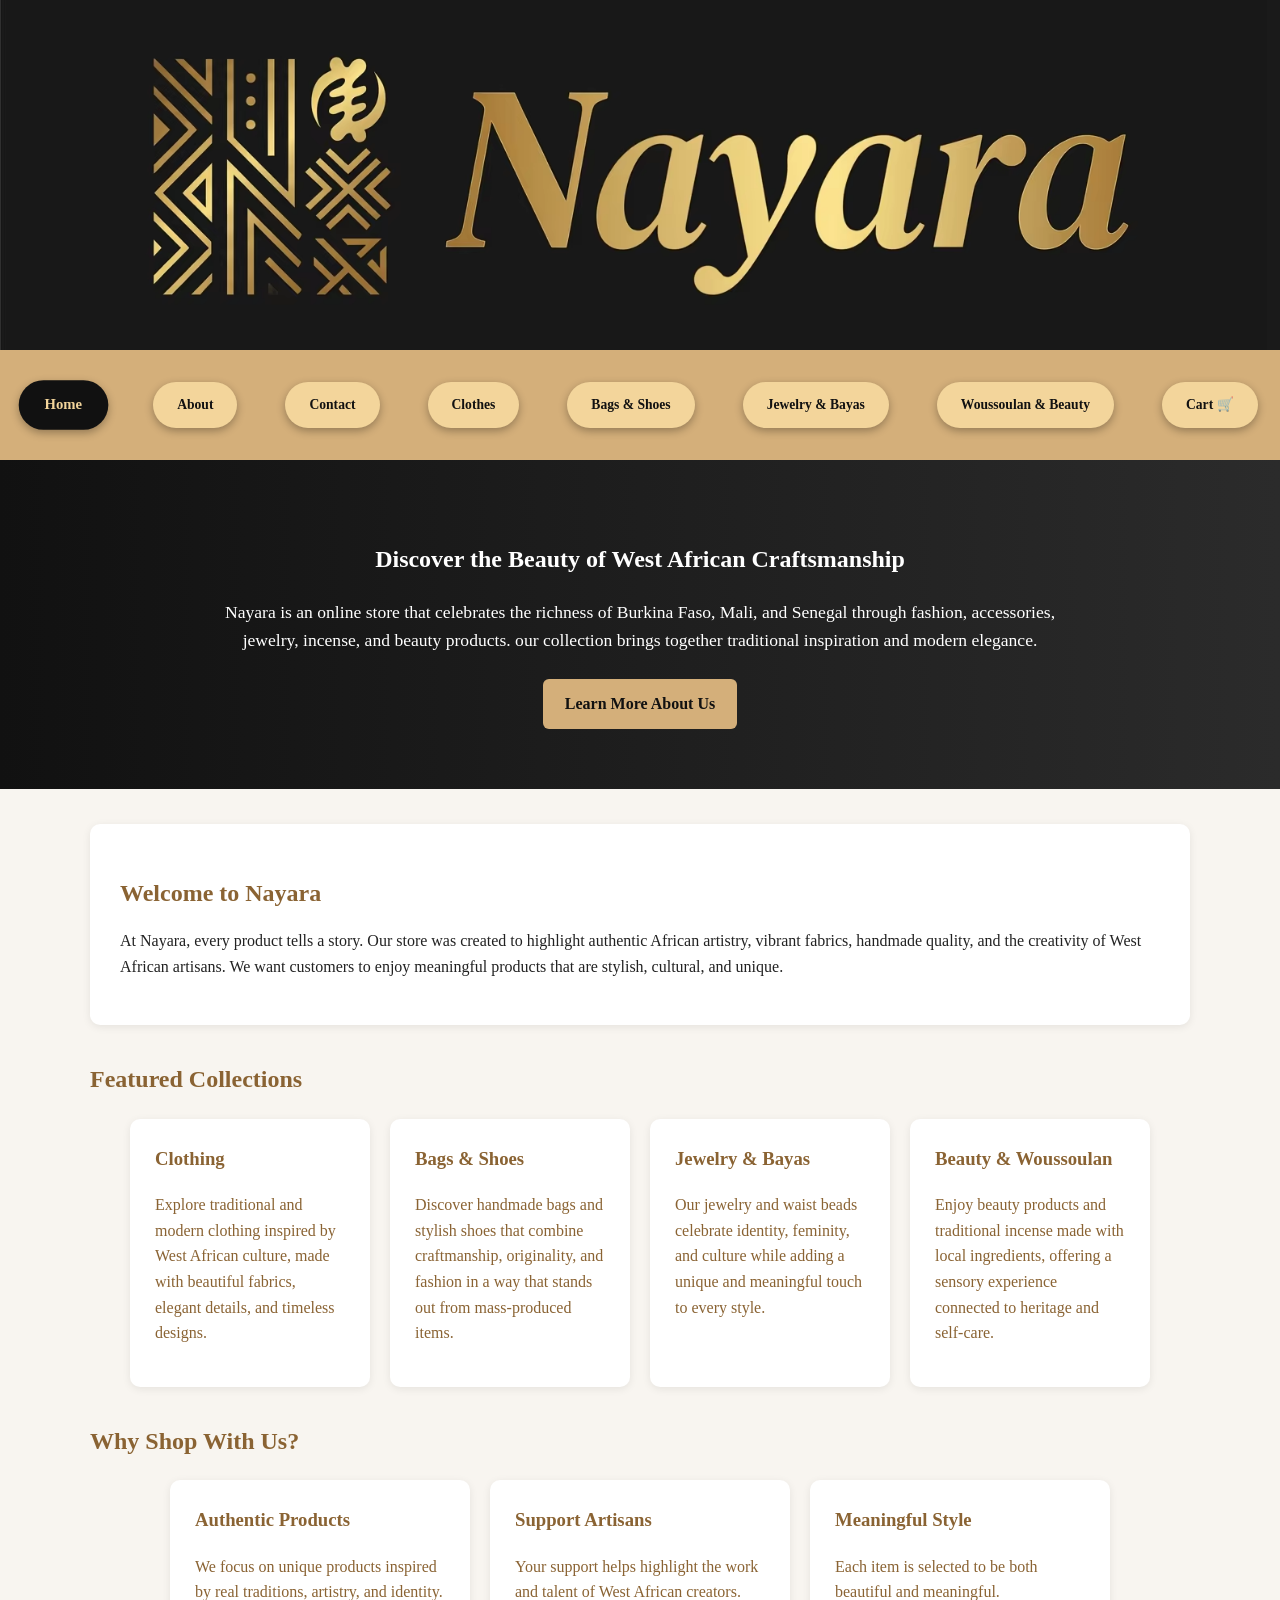
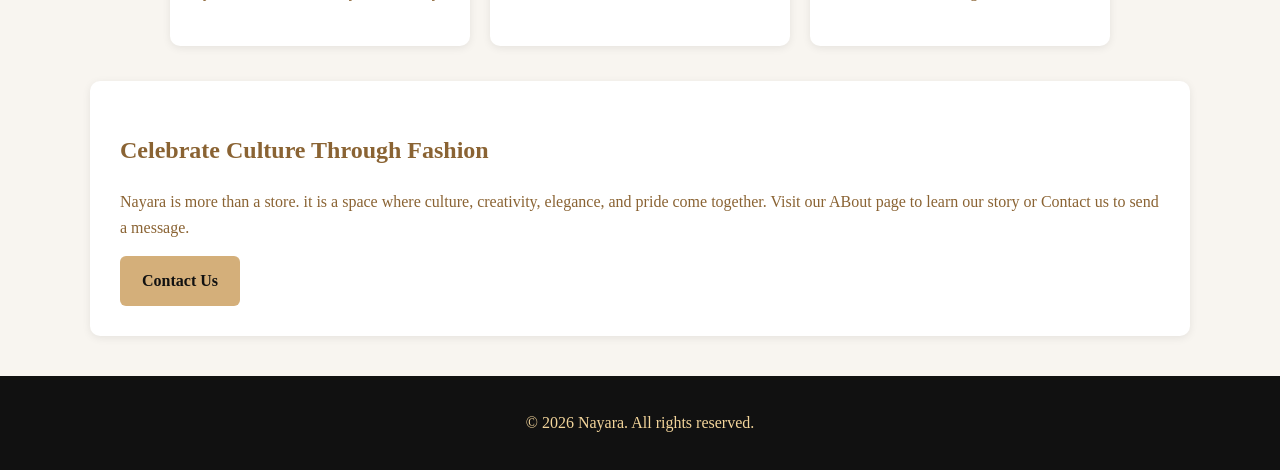
<file: index.html>
<!DOCTYPE html>
<html lang="en">
    <head>
        <meta charset="utf-8">
        <meta name="author" content="Mariam Penda Diop">
        <meta name="description" content="Home page for Nayara online store featuring products from West Africa">
        <meta name="viewport" content="width=device-width, initial-scale=1.0">

        <title>Nayara | Home</title>

        <link rel="stylesheet" href="style.css">
    </head>
    <body>
        <header>
            <div class="logo">
                <img src="Logo.png" alt="Nayara Logo">
            </div>

            <nav>
                <nav>
                     <ul class="nav-links">
                        <li><a href="index.html" class="active">Home</a></li>
                        <li><a href="about.html">About</a></li>
                        <li><a href="contact.html">Contact</a></li>
                        <li><a href="products1.html">Clothes</a></li>
                        <li><a href="products2.html">Bags & Shoes</a></li>
                        <li><a href="products3.html">Jewelry & Bayas</a></li>
                        <li><a href="products4.html">Woussoulan & Beauty</a></li>
                        <li><a href="cart.html" class="nav-btn cart-btn">Cart 🛒</a></li>
                    </ul>
            </nav>
            </nav>
        </header>

        <main>
            <section class="hero">
                <div class="hero-text">
                    <h1>Discover the Beauty of West African Craftsmanship</h1>
                    <p>
                        Nayara is an online store that celebrates the richness of Burkina Faso,
                        Mali, and Senegal through fashion, accessories, jewelry, incense, and beauty products.
                        our collection brings together traditional inspiration and modern elegance.
                    </p>
                    <a href="about.html" class="button">Learn More About Us</a>
                </div>
            </section>

            <section class="intro">
                <h2>Welcome to Nayara</h2>
                <p>
                    At Nayara, every product tells a story. Our store was created to highlight authentic
                    African artistry, vibrant fabrics, handmade quality, and the creativity of West African artisans.
                    We want customers to enjoy meaningful products that are stylish, cultural, and unique.
                </p>
            </section>

            <section class="featured-products">
                <h2>Featured Collections</h2>

                <div class="card-container">
                    <article class="card">
                        <h3>Clothing</h3>
                        <p>
                            Explore traditional and modern clothing inspired by West African culture,
                            made with beautiful fabrics, elegant details, and timeless designs.
                        </p>
                    </article>

                    <article class="card">
                        <h3>Bags & Shoes</h3>
                        <p>
                            Discover handmade bags and stylish shoes that combine craftmanship,
                            originality, and fashion in a way that stands out from mass-produced items.
                        </p>
                    </article>

                    <article class="card">
                        <h3>Jewelry & Bayas</h3>
                        <p>
                            Our jewelry and waist beads celebrate identity, feminity, and culture
                            while adding a unique and meaningful touch to every style.
                        </p>
                    </article>
                    <article class="card">
                        <h3>Beauty & Woussoulan</h3>
                        <p>
                            Enjoy beauty products and traditional incense made with local ingredients,
                            offering a sensory experience connected to heritage and self-care.
                        </p>
                    </article>
                </div>
            </section>

            <section class="why-shop">
                <h2>Why Shop With Us?</h2>
                <div class="card-container">
                    <article class="small-card">
                        <h3>Authentic Products</h3>
                        <p>We focus on unique products inspired by real traditions, artistry, and identity.</p>
                    </article>

                    <article class="small-card">
                        <h3>Support Artisans</h3>
                        <p>Your support helps highlight the work and talent of West African creators.</p>
                    </article>

                    <article class="small-card">
                        <h3>Meaningful Style</h3>
                        <p>Each item is selected to be both beautiful and meaningful.</p>
                    </article>
                </div>
            </section>

            <section class="call-to-action">
                <h2>Celebrate Culture Through Fashion</h2>
                <p>
                    Nayara is more than a store. it is a space where culture, creativity, elegance,
                    and pride come together. Visit our ABout page to learn our story or Contact us to send a message.
                </p>
                <a href="contact.html" class="button">Contact Us</a>
            </section>
        </main>

        <footer>
            <p>&copy; 2026 Nayara. All rights reserved.</p>
        </footer>
    </body>
</html>
</file>
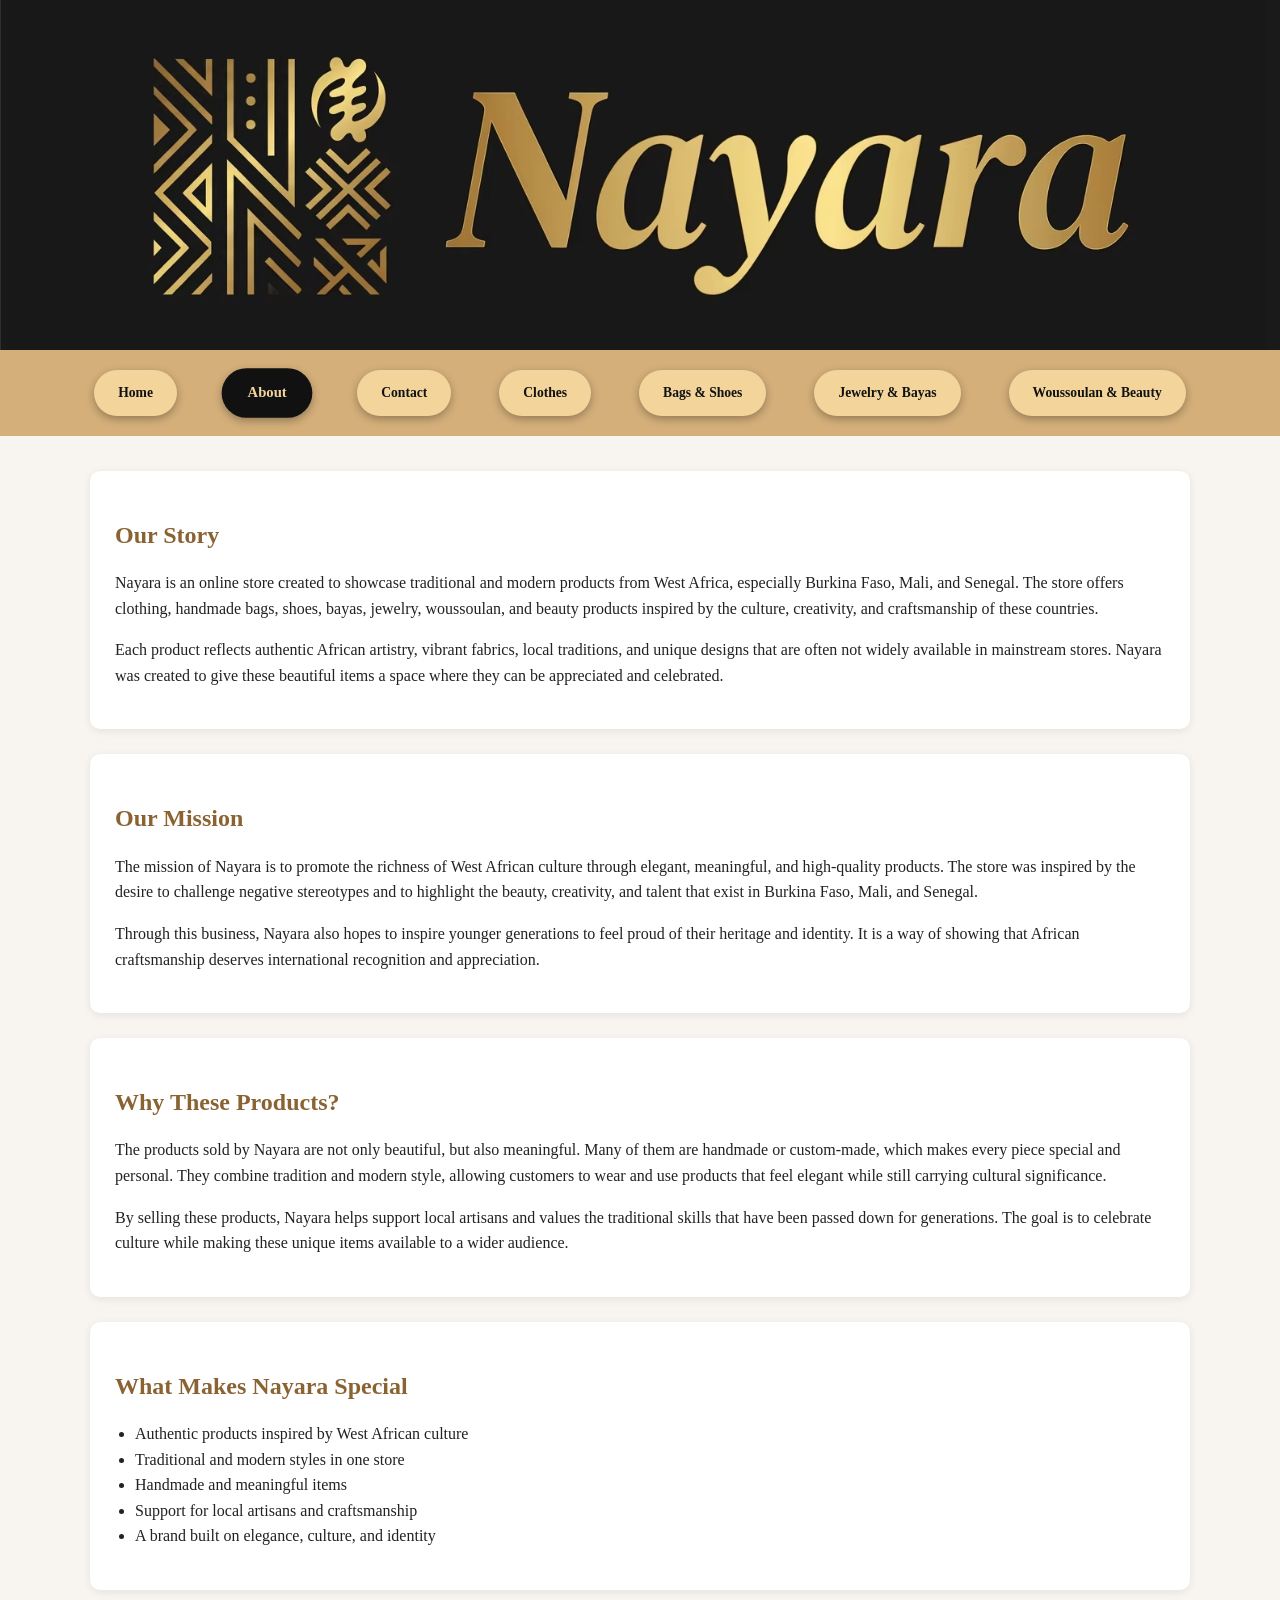
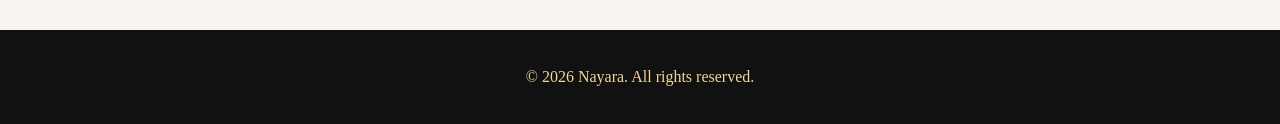
<file: about.html>
<!DOCTYPE html>
<html lang="en">
    <head>
        <meta charset="utf-8">
        <meta name="author" content="Mariam Penda Diop">
        <meta name="description" content="Home page for Nayara online store featuring products from West Africa">
        <meta name="viewport" content="width=device-width, initial-scale=1.0">

        <title>Nayara | Home</title>

        <link rel="stylesheet" href="style.css">
    </head>
    <body>
        <header>
            <div class="logo">
                <img src="Logo.png" alt="Nayara Logo">
            </div>

            <nav>
                 <ul class="nav-links">
                    <li><a href="index.html">Home</a></li>
                    <li><a href="about.html" class="active">About</a></li>
                    <li><a href="contact.html">Contact</a></li>
                    <li><a href="products1.html">Clothes</a></li>
                    <li><a href="products2.html" >Bags & Shoes</a></li>
                    <li><a href="products3.html">Jewelry & Bayas</a></li>
                    <li><a href="products4.html">Woussoulan & Beauty</a></li>
                    </ul>
            </nav>
        </header>
        
        <main class="page-content">
            <section class="content-box">
                <h2>Our Story</h2>
                <p>
                    Nayara is an online store created to showcase traditional and modern products from
                    West Africa, especially Burkina Faso, Mali, and Senegal. The store offers clothing,
                    handmade bags, shoes, bayas, jewelry, woussoulan, and beauty products inspired by
                    the culture, creativity, and craftsmanship of these countries.
                </p>

                <p>
                    Each product reflects authentic African artistry, vibrant fabrics, local traditions,
                    and unique designs that are often not widely available in mainstream stores. Nayara
                    was created to give these beautiful items a space where they can be appreciated and celebrated.
                </p>

            </section>


            <section class="content-box">
                <h2>Our Mission</h2>
                <p>
                    The mission of Nayara is to promote the richness of West African culture through elegant,
                    meaningful, and high-quality products. The store was inspired by the desire to challenge
                    negative stereotypes and to highlight the beauty, creativity, and talent that exist in
                    Burkina Faso, Mali, and Senegal.
                </p>

                <p>
                    Through this business, Nayara also hopes to inspire younger generations to feel proud of
                    their heritage and identity. It is a way of showing that African craftsmanship deserves
                    international recognition and appreciation.
                </p>

            </section>

            <section class="content-box">
                <h2>Why These Products?</h2>
                <p>
                    The products sold by Nayara are not only beautiful, but also meaningful. Many of them are
                    handmade or custom-made, which makes every piece special and personal. They combine tradition
                    and modern style, allowing customers to wear and use products that feel elegant while still
                    carrying cultural significance.
                </p>

                <p>
                    By selling these products, Nayara helps support local artisans and values the traditional
                    skills that have been passed down for generations. The goal is to celebrate culture while
                    making these unique items available to a wider audience.
                </p>

            </section>


            <section class="content-box">
                <h2>What Makes Nayara Special</h2>
                <ul class="about-list">

                    <li>Authentic products inspired by West African culture</li>
                    <li>Traditional and modern styles in one store</li>
                    <li>Handmade and meaningful items</li>
                    <li>Support for local artisans and craftsmanship</li>
                    <li>A brand built on elegance, culture, and identity</li>
                </ul>
            </section>
        </main>

        <footer>
             <p>&copy; 2026 Nayara. All rights reserved.</p>
        </footer>
                
    </body>
</html>
</file>
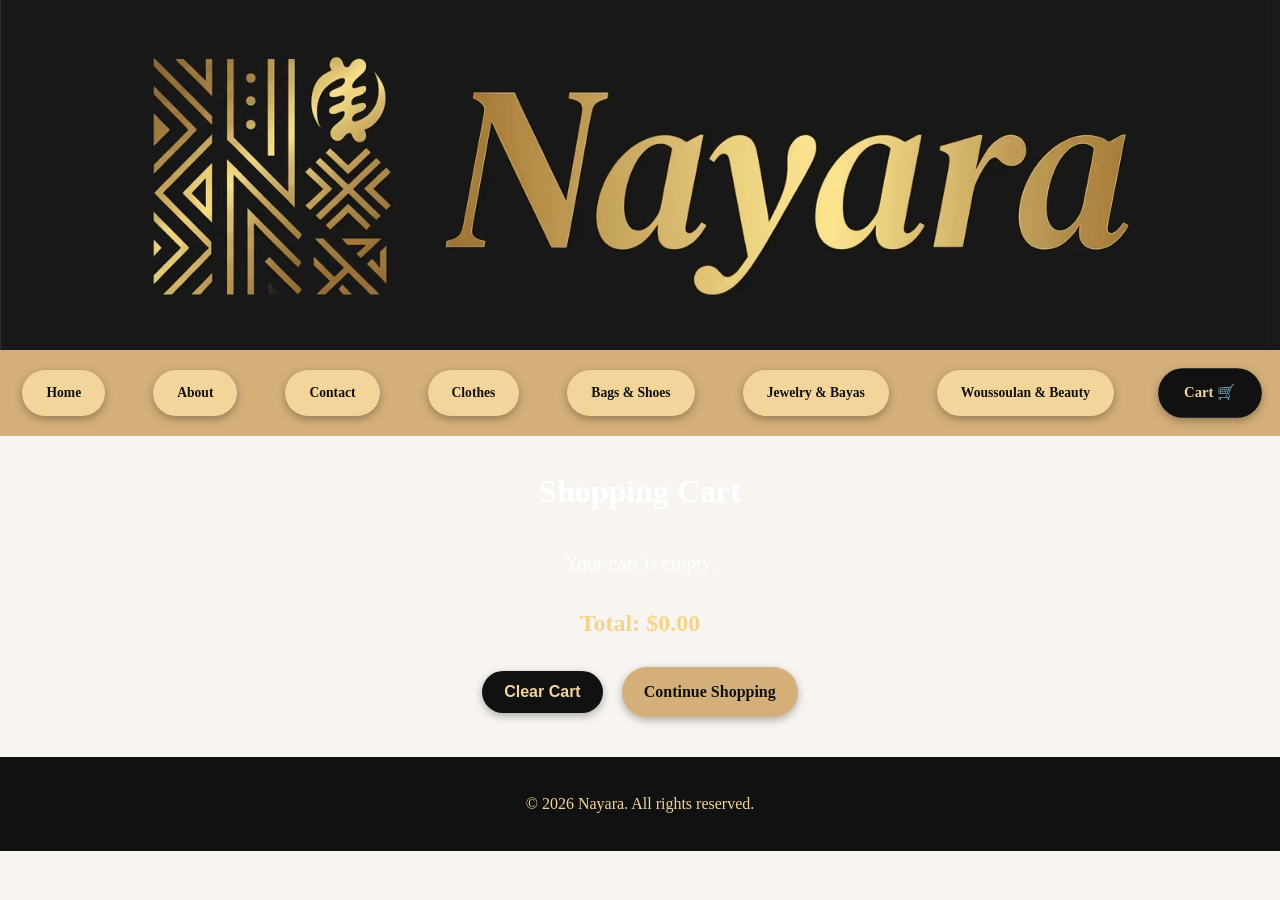
<file: cart.html>
<!DOCTYPE html>
<html lang="en">
<head>
    <meta charset="UTF-8">
    <meta name="author" content="Mariam Penda Diop">
    <meta name="description" content="Shopping cart page.">
    <meta name="viewport" content="width=device-width, initial-scale=1.0">
    <title>Nayara | Shopping Cart</title>
    <link rel="stylesheet" href="style.css">
</head>

<body>

<header>
    <div class="logo">
        <img src="Logo.png" alt="Nayara Logo">
    </div>

    <nav>
        <ul class="nav-links">
            <li><a href="index.html">Home</a></li>
            <li><a href="about.html">About</a></li>
            <li><a href="contact.html">Contact</a></li>
            <li><a href="products1.html">Clothes</a></li>
            <li><a href="products2.html">Bags & Shoes</a></li>
            <li><a href="products3.html">Jewelry & Bayas</a></li>
            <li><a href="products4.html">Woussoulan & Beauty</a></li>
            <li><a href="cart.html" class="nav-btn cart-btn active">Cart 🛒</a></li>
        </ul>
    </nav>
</header>

<main>
    <h1 class="cart-title">Shopping Cart</h1>

    <div id="cart-items"></div>

    <h2 id="cart-total">Total: $0.00</h2>

    <div class="cart-actions">
        <button type="button" onclick="clearCart()">Clear Cart</button>
        <a href="products1.html">Continue Shopping</a>
    </div>
</main>

<footer>
    <p>&copy; 2026 Nayara. All rights reserved.</p>
</footer>

<script src="cart.js"></script>

</body>
</html>
</file>
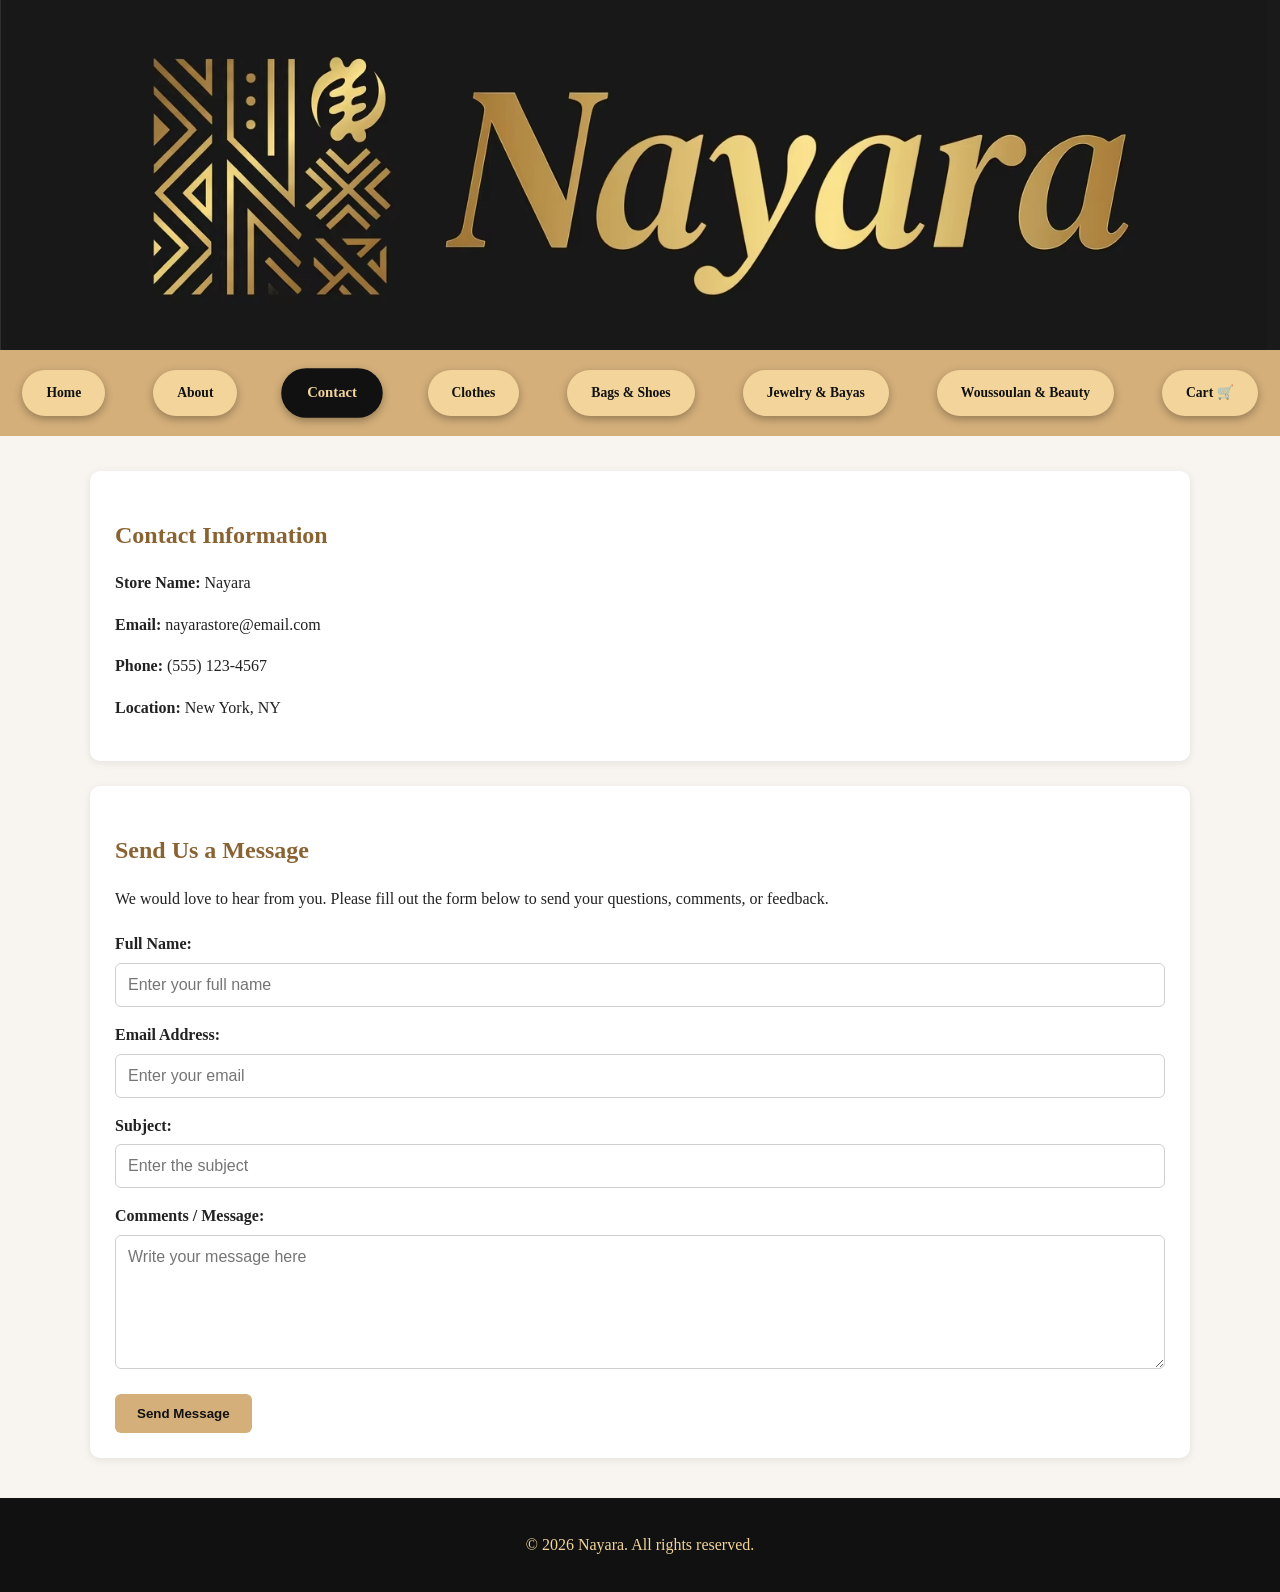
<file: contact.html>
<!DOCTYPE html>
<html lang="en">
    <head>
        <meta charset="UTF-8">
        <meta name="author" content="Mariam Penda Diop">
        <meta name="description" content="Contact page for Nayara online store with store information and a comments form.">
        <meta name="viewport" content="width=device-width, initial-scale=1.0">

        <title>Nayara | Contact</title>
        <link rel="stylesheet" href="style.css">
    </head>

    <body>
        <header>
            <div class="logo">
                <img src="Logo.png" alt="Nayara Logo">
            </div>

            <nav>
                <ul class="nav-links">
                    <li><a href="index.html">Home</a></li>
                    <li><a href="about.html">About</a></li>
                    <li><a href="contact.html" class="active">Contact</a></li>
                    <li><a href="products1.html">Clothes</a></li>
                    <li><a href="products2.html" >Bags & Shoes</a></li>
                    <li><a href="products3.html">Jewelry & Bayas</a></li>
                    <li><a href="products4.html">Woussoulan & Beauty</a></li>
                    <li><a href="cart.html" class="nav-btn cart-btn">Cart 🛒</a></li>
                </ul>
            </nav>
        </header>
        
        <main class="page-content">
            <section class="content-box">
                <h2>Contact Information</h2>
                <p><strong>Store Name:</strong> Nayara</p>
                <p><strong>Email:</strong> nayarastore@email.com</p>
                <p><strong>Phone:</strong> (555) 123-4567</p>
                <p><strong>Location:</strong> New York, NY</p>
            </section>

             <section class="content-box">
                <h2>Send Us a Message</h2>
                <p>
                    We would love to hear from you. Please fill out the form below to send your
                    questions, comments, or feedback.
                 </p>
                 
                 <form action="#" method="post" class="contact-form">
                     <label for="fullname">Full Name:</label>
                     <input type="text" id="fullname" name="fullname" placeholder="Enter your full name">

                    <label for="email">Email Address:</label>
                    <input type="email" id="email" name="email" placeholder="Enter your email">

                    <label for="subject">Subject:</label>
                    <input type="text" id="subject" name="subject" placeholder="Enter the subject">

                    <label for="message">Comments / Message:</label>
                    <textarea id="message" name="message" rows="6" placeholder="Write your message here"></textarea>

                    <input type="submit" value="Send Message" class="button submit-button">
                </form>
            </section>
        </main>
        
        <footer>
            <p>&copy; 2026 Nayara. All rights reserved.</p>
        </footer>

    </body>
</html>
</file>
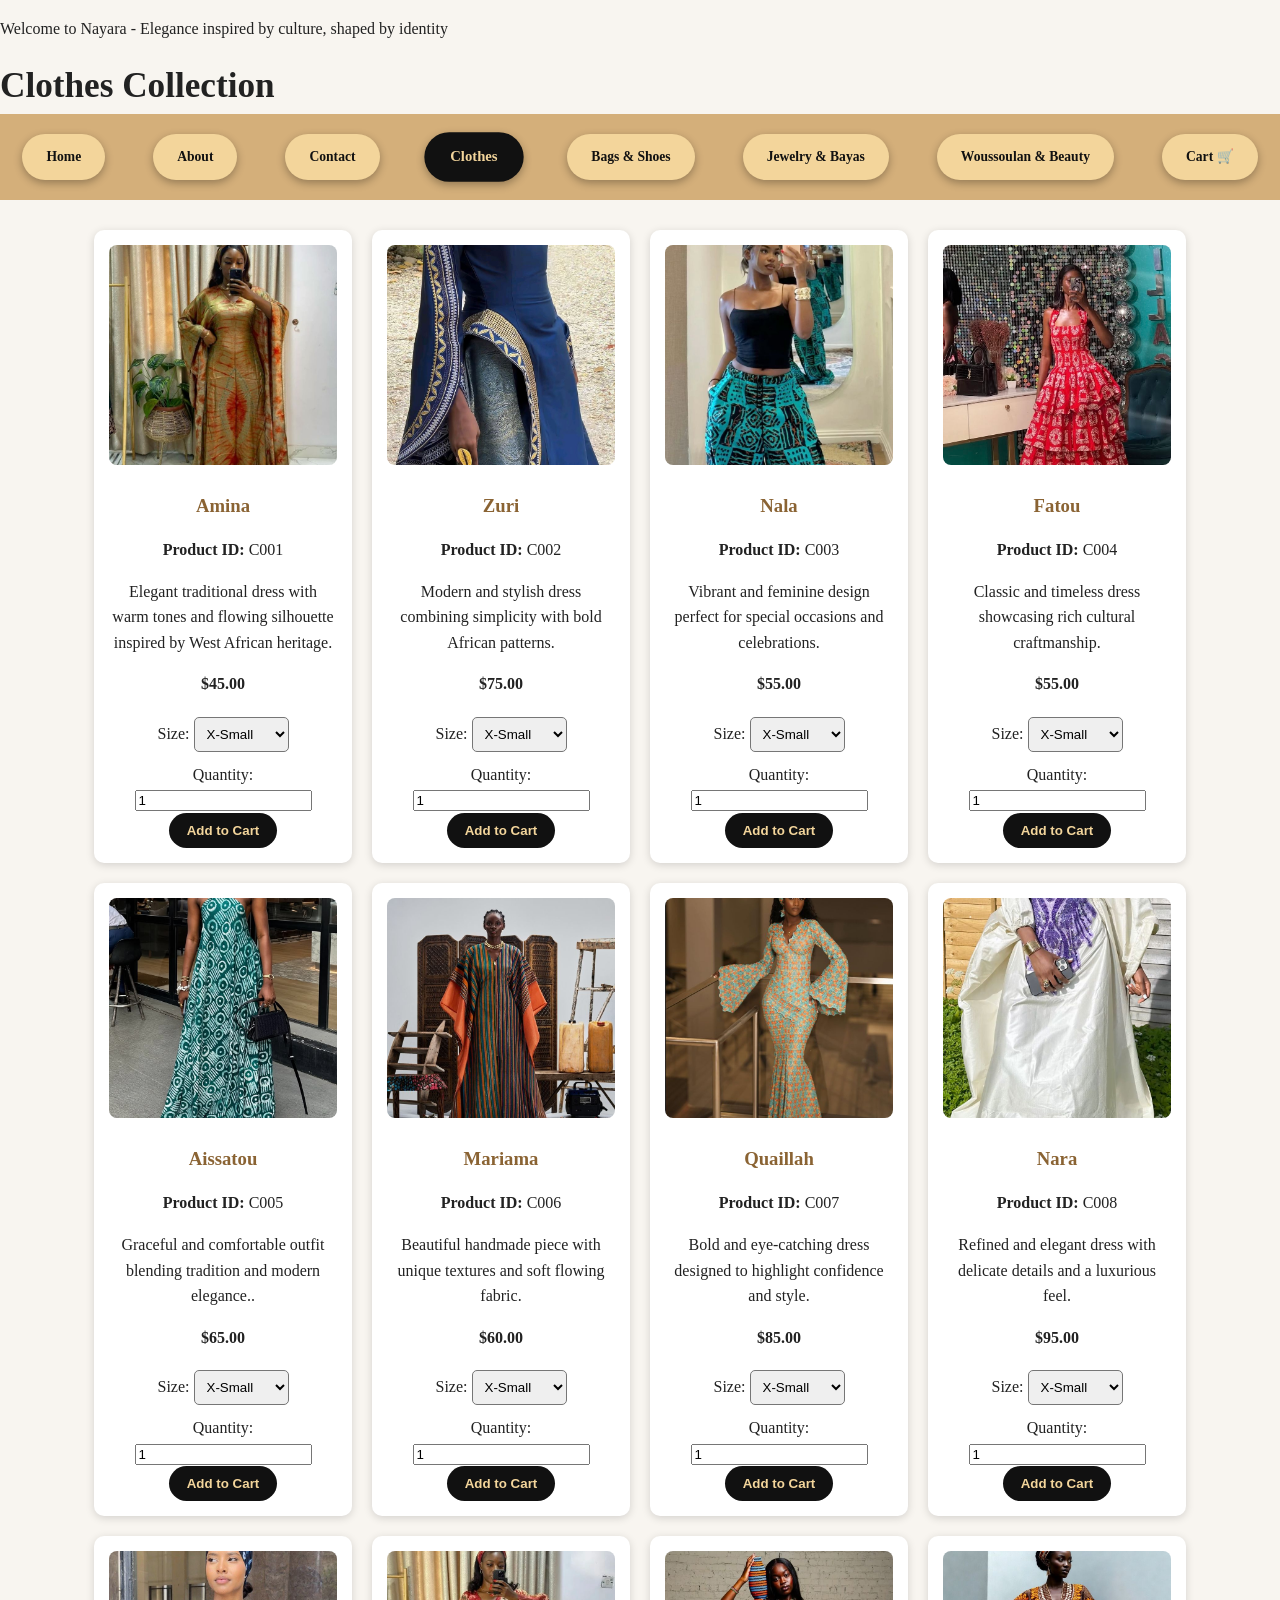
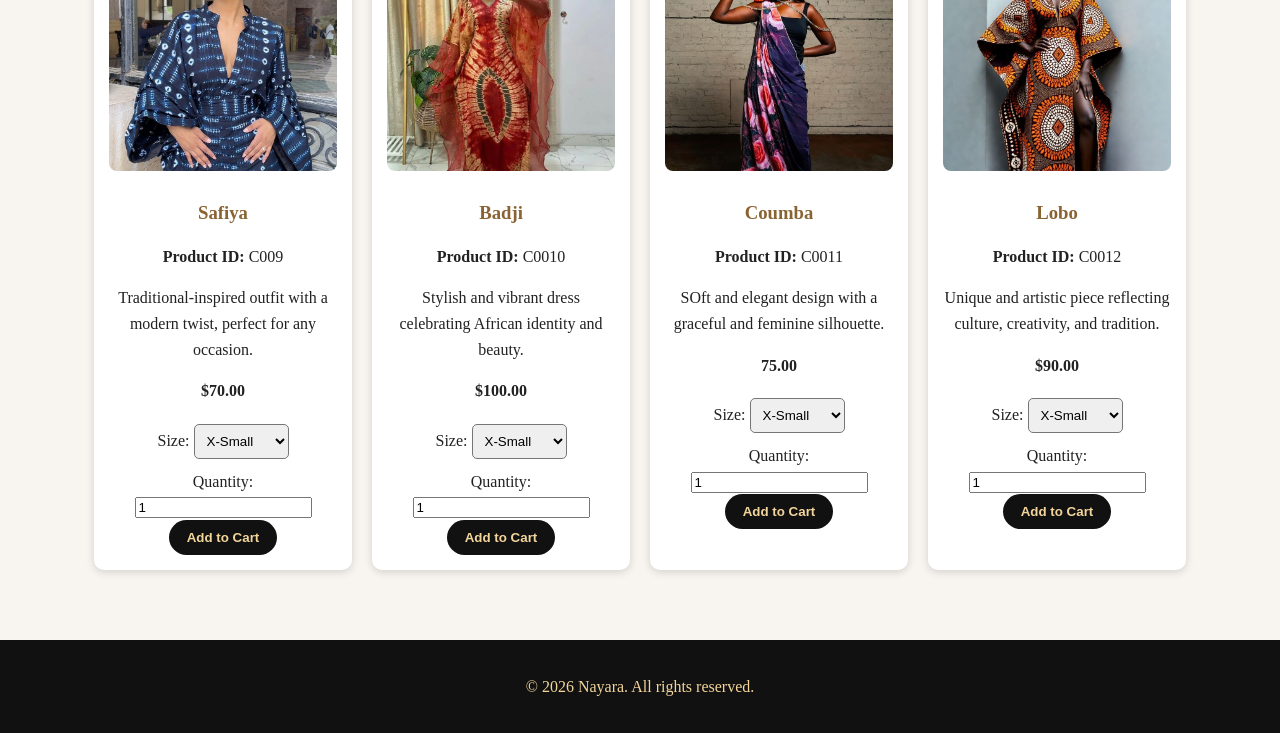
<file: products1.html>
<!DOCTYPE html>
<html lang="en">
    <head>
        <meta charset="UTF-8">
        <meta name="author" content="Mariam Penda Diop">
        <meta name="description" content="page for cloths for Nayara online store.">
        <meta name="viewport" content="width=device-width, initial-scale=1.0">

        <title>Nayara | Clothes</title>
        <link rel="stylesheet" href="style.css">
    </head>

    <body>

        <header>
            <div class="top-bar">
            <p>Welcome to Nayara - Elegance inspired by culture, shaped by identity</p>
            </div>

            <div class="page-title">
            <h1>Clothes Collection</h1>
            </div>

            <nav>
            <ul class="nav-links">
                <li><a href="index.html">Home</a></li>
                <li><a href="about.html">About</a></li>
                <li><a href="contact.html">Contact</a></li>
                <li><a href="products1.html" class="active">Clothes</a></li>
                <li><a href="products2.html">Bags & Shoes</a></li>
                <li><a href="products3.html">Jewelry & Bayas</a></li>
                <li><a href="products4.html">Woussoulan & Beauty</a></li>
                <li><a href="cart.html" class="nav-btn cart-btn">Cart 🛒</a></li>
            </ul>
            </nav>
            </header>

            <main>
            <section class="products-container">


                <div class="product-card">
                    <img src="clothes/clothes1.jpg" alt="Traditional dress">
                    
                    <h3>Amina</h3>
            <p><strong>Product ID:</strong> C001</p>
            <p>Elegant traditional dress with warm tones and flowing silhouette inspired by West African heritage.</p>
            <p class="price">$45.00</p>

            <label for="size2">Size:</label>
            <select id="size2" name="size2">
            <option>X-Small</option>
            <option>Small</option>
            <option>Medium</option>
            <option>Large</option>
            <option>X-Large</option>
            <option>XX-Large</option>
            </select>

            <br>
            <label>Quantity:</label>
            <input type="number" id="qty-amina" value="1" min="1">
            <br>
            <button type="button" onclick="addToCartWithQty('Amina', 45, 'clothes/clothes1.jpg', 'qty-amina')">Add to Cart</button>
            </div>

            <div class="product-card">
            <img src="clothes/clothes2.jpg" alt="Modern African outfit">
            <h3>Zuri</h3>
            <p><strong>Product ID:</strong> C002</p>
            <p>Modern and stylish dress combining simplicity with bold African patterns. </p>
            <p class="price">$75.00</p>

            <label for="size2">Size:</label>
            <select id="size2" name="size2">
            <option>X-Small</option>
            <option>Small</option>
            <option>Medium</option>
            <option>Large</option>
            <option>X-Large</option>
            <option>XX-Large</option>
            </select>

            <br>
            <label>Quantity:</label>
            <input type="number" id="qty-zuri" value="1" min="1">
            <br>
            <button type="button" onclick="addToCartWithQty('Zuri', 75, 'clothes/clothes2.jpg', 'qty-zuri')">Add to Cart</button>
            </div>

            <div class="product-card">
            <img src="clothes/clothes3.jpg" alt="Modern African outfit">
            <h3>Nala</h3>
            <p><strong>Product ID:</strong> C003</p>
            <p>Vibrant and feminine design perfect for special occasions and celebrations. </p>
            <p class="price">$55.00</p>

            <label for="size2">Size:</label>
            <select id="size2" name="size2">
            <option>X-Small</option>
            <option>Small</option>
            <option>Medium</option>
            <option>Large</option>
            <option>X-Large</option>
            <option>XX-Large</option>
            </select>

            <br>
            <label>Quantity:</label>
            <input type="number" id="qty-nala" value="1" min="1">
            <br>
            <button type="button" onclick="addToCartWithQty('Nala', 55, 'clothes/clothes3.jpg', 'qty-nala')">Add to Cart</button>
            </div>

            <div class="product-card">
            <img src="clothes/clothes4.jpg" alt="Modern African outfit">
            <h3>Fatou</h3>
            <p><strong>Product ID:</strong> C004</p>
            <p>Classic and timeless dress showcasing rich cultural craftmanship. </p>
            <p class="price">$55.00</p>

            <label for="size2">Size:</label>
            <select id="size2" name="size2">
            <option>X-Small</option>
            <option>Small</option>
            <option>Medium</option>
            <option>Large</option>
            <option>X-Large</option>
            <option>XX-Large</option>
            </select>

            <br>
            <label>Quantity:</label>
            <input type="number" id="qty-fatou" value="1" min="1">
            <br>
            <button type="button" onclick="addToCartWithQty('Fatou', 55, 'clothes/clothes4.jpg', 'qty-fatou')">Add to Cart</button>
            </div>

            <div class="product-card">
            <img src="clothes/clothes5.jpg" alt="Modern African outfit">
            <h3>Aissatou</h3>
            <p><strong>Product ID:</strong> C005</p>
            <p>Graceful and comfortable outfit blending tradition and modern elegance.. </p>
            <p class="price">$65.00</p>

            <label for="size2">Size:</label>
            <select id="size2" name="size2">
            <option>X-Small</option>
            <option>Small</option>
            <option>Medium</option>
            <option>Large</option>
            <option>X-Large</option>
            <option>XX-Large</option>
            </select>
            <br>
            <label>Quantity:</label>
            <input type="number" id="qty-aissatou" value="1" min="1">
            <br>
            <button type="button" onclick="addToCartWithQty('Aissatou', 65, 'clothes/clothes5.jpg', 'qty-aissatou')">Add to Cart</button>
            </div>

            <div class="product-card">
            <img src="clothes/clothes6.jpg" alt="Modern African outfit">
            <h3>Mariama</h3>
            <p><strong>Product ID:</strong> C006</p>
            <p>Beautiful handmade piece with unique textures and soft flowing fabric. </p>
            <p class="price">$60.00</p>

            <label for="size2">Size:</label>
            <select id="size2" name="size2">
            <option>X-Small</option>
            <option>Small</option>
            <option>Medium</option>
            <option>Large</option>
            <option>X-Large</option>
            <option>XX-Large</option>
            </select>

            <br>
            <label>Quantity:</label>
            <input type="number" id="qty-mariama" value="1" min="1">
            <br>
            <button type="button" onclick="addToCartWithQty('Mariama', 60, 'clothes/clothes6.jpg', 'qty-mariama')">Add to Cart</button>
            </div>

            <div class="product-card">
            <img src="clothes/clothes7.jpg" alt="Modern African outfit">
            <h3>Quaillah</h3>
            <p><strong>Product ID:</strong> C007</p>
            <p>Bold and eye-catching dress designed to highlight confidence and style. </p>
            <p class="price">$85.00</p>

            <label for="size2">Size:</label>
            <select id="size2" name="size2">
            <option>X-Small</option>
            <option>Small</option>
            <option>Medium</option>
            <option>Large</option>
            <option>X-Large</option>
            <option>XX-Large</option>
            </select>
            <br>
            <label>Quantity:</label>
            <input type="number" id="qty-quaillah" value="1" min="1">
            <br>
            <button type="button" onclick="addToCartWithQty('Quaillah', 85, 'clothes/clothes7.jpg', 'qty-quaillah')">Add to Cart</button>
            </div>

            <div class="product-card">
            <img src="clothes/clothes8.jpg" alt="Modern African outfit">
            <h3>Nara</h3>
            <p><strong>Product ID:</strong> C008</p>
            <p>Refined and elegant dress with delicate details and a luxurious feel. </p>
            <p class="price">$95.00</p>

            <label for="size2">Size:</label>
            <select id="size2" name="size2">
            <option>X-Small</option>
            <option>Small</option>
            <option>Medium</option>
            <option>Large</option>
            <option>X-Large</option>
            <option>XX-Large</option>
            </select>

            <br>
            <label>Quantity:</label>
            <input type="number" id="qty-nara" value="1" min="1">
            <br>
            <button type="button" onclick="addToCartWithQty('Nara', 95, 'clothes/clothes8.jpg', 'qty-nara')">Add to Cart</button>
            </div>

            <div class="product-card">
            <img src="clothes/clothes9.jpg" alt="Modern African outfit">
            <h3>Safiya</h3>
            <p><strong>Product ID:</strong> C009</p>
            <p>Traditional-inspired outfit with a modern twist, perfect for any occasion. </p>
            <p class="price">$70.00</p>

            <label for="size2">Size:</label>
            <select id="size2" name="size2">
            <option>X-Small</option>
            <option>Small</option>
            <option>Medium</option>
            <option>Large</option>
            <option>X-Large</option>
            <option>XX-Large</option>
            </select>

            <br>
            <label>Quantity:</label>
            <input type="number" id="qty-safiya" value="1" min="1">
            <br>
            <button type="button" onclick="addToCartWithQty('Safiya', 70, 'clothes/clothes9.jpg', 'qty-safiya')">Add to Cart</button>
            </div>

            <div class="product-card">
            <img src="clothes/clothes10.jpg" alt="Modern African outfit">
            <h3>Badji</h3>
            <p><strong>Product ID:</strong> C0010</p>
            <p>Stylish and vibrant dress celebrating African identity and beauty. </p>
            <p class="price">$100.00</p>

            <label for="size2">Size:</label>
            <select id="size2" name="size2">
            <option>X-Small</option>
            <option>Small</option>
            <option>Medium</option>
            <option>Large</option>
            <option>X-Large</option>
            <option>XX-Large</option>
            </select>

            <br>
            <label>Quantity:</label>
            <input type="number" id="qty-badji" value="1" min="1">
            <br>
            <button type="button" onclick="addToCartWithQty('Badji', 100, 'clothes/clothes10.jpg', 'qty-badji')">Add to Cart</button>
            </div>

            <div class="product-card">
            <img src="clothes/clothes11.jpg" alt="Modern African outfit">
            <h3>Coumba</h3>
            <p><strong>Product ID:</strong> C0011</p>
            <p>SOft and elegant design with a graceful and feminine silhouette. </p>
            <p class="price">75.00</p>

            <label for="size2">Size:</label>
            <select id="size2" name="size2">
            <option>X-Small</option>
            <option>Small</option>
            <option>Medium</option>
            <option>Large</option>
            <option>X-Large</option>
            <option>XX-Large</option>
            </select>
            <br>
            <label>Quantity:</label>
            <input type="number" id="qty-coumba" value="1" min="1">
            <br>
            <button type="button" onclick="addToCartWithQty('Coumba', 75, 'clothes/clothes11.jpg', 'qty-coumba')">Add to Cart</button>
            </div>

            <div class="product-card">
            <img src="clothes/clothes12.jpg" alt="Modern African outfit">
            <h3>Lobo</h3>
            <p><strong>Product ID:</strong> C0012</p>
            <p>Unique and artistic piece reflecting culture, creativity, and tradition. </p>
            <p class="price">$90.00</p>

            <label for="size2">Size:</label>
            <select id="size2" name="size2">
            <option>X-Small</option>
            <option>Small</option>
            <option>Medium</option>
            <option>Large</option>
            <option>X-Large</option>
            <option>XX-Large</option>
            </select>

            <br>
            <label>Quantity:</label>
            <input type="number" id="qty-lobo" value="1" min="1">
            <br>
            <button type="button" onclick="addToCartWithQty('Lobo', 90, 'clothes/clothes12.jpg', 'qty-lobo')">
                Add to Cart
            </button>
            
            </div>

            </section>
            </main>

            <footer>
            <p>&copy; 2026 Nayara. All rights reserved.</p>
            </footer>
            
            
           <script src="seed.js"></script>
           <script src="cart.js"></script>
    
    </body>
</html>
</file>
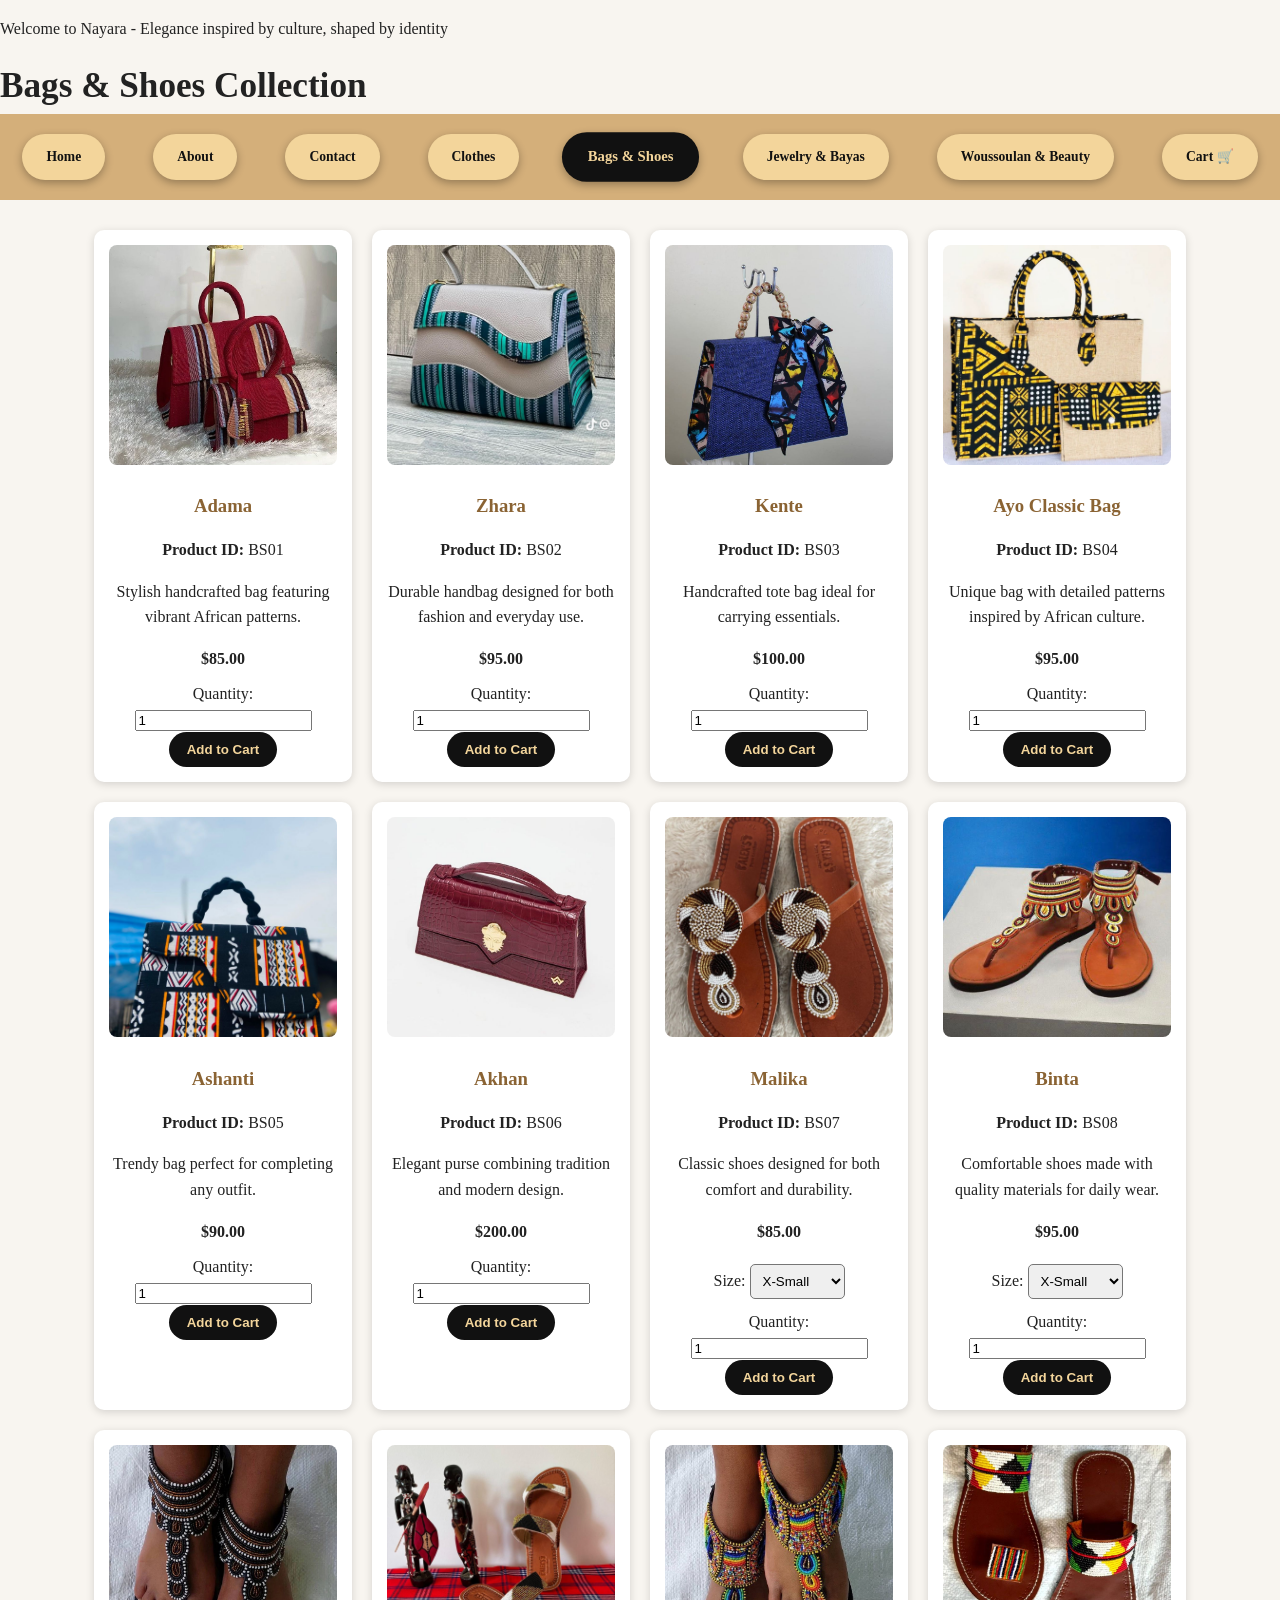
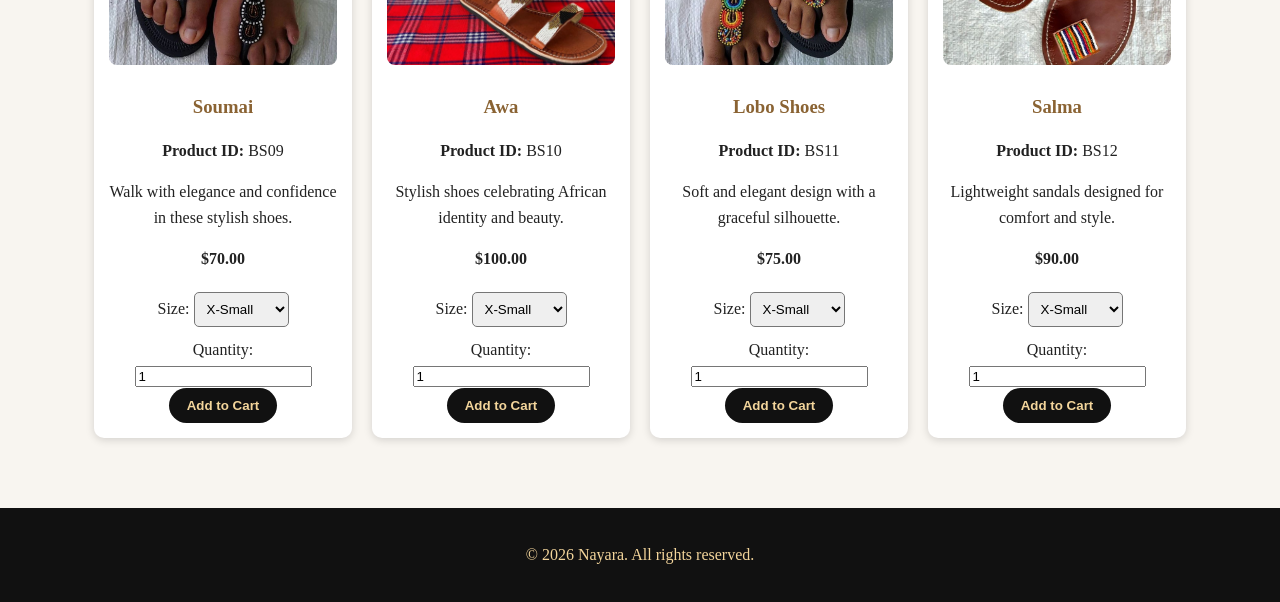
<file: products2.html>
<!DOCTYPE html>
<html lang="en">
<head>
    <meta charset="UTF-8">
    <meta name="author" content="Mariam Penda Diop">
    <meta name="description" content="page for Bags & Shoes for Nayara online store.">
    <meta name="viewport" content="width=device-width, initial-scale=1.0">

    <title>Nayara | Bags & Shoes</title>
    <link rel="stylesheet" href="style.css">
</head>

<body>

<header>
    <div class="top-bar">
        <p>Welcome to Nayara - Elegance inspired by culture, shaped by identity</p>
    </div>

    <div class="page-title">
        <h1>Bags & Shoes Collection</h1>
    </div>

    <nav>
        <ul class="nav-links">
            <li><a href="index.html">Home</a></li>
            <li><a href="about.html">About</a></li>
            <li><a href="contact.html">Contact</a></li>
            <li><a href="products1.html">Clothes</a></li>
            <li><a href="products2.html" class="active">Bags & Shoes</a></li>
            <li><a href="products3.html">Jewelry & Bayas</a></li>
            <li><a href="products4.html">Woussoulan & Beauty</a></li>
            <li><a href="cart.html" class="nav-btn cart-btn">Cart 🛒</a></li>
        </ul>
    </nav>
</header>

<main>
<section class="products-container">

    <div class="product-card">
        <img src="Bags&Shoes/bags1.jpeg" alt="Traditional bag">
        <h3>Adama</h3>
        <p><strong>Product ID:</strong> BS01</p>
        <p>Stylish handcrafted bag featuring vibrant African patterns.</p>
        <p class="price">$85.00</p>

        <label for="qty-adama">Quantity:</label>
        <input type="number" id="qty-adama" value="1" min="1">
        <br>
        <button type="button" onclick="addToCartWithQty('Adama', 85, 'Bags&Shoes/bags1.jpeg', 'qty-adama')">Add to Cart</button>
    </div>

    <div class="product-card">
        <img src="Bags&Shoes/bags2.jpeg" alt="Traditional bag">
        <h3>Zhara</h3>
        <p><strong>Product ID:</strong> BS02</p>
        <p>Durable handbag designed for both fashion and everyday use.</p>
        <p class="price">$95.00</p>

        <label for="qty-zhara">Quantity:</label>
        <input type="number" id="qty-zhara" value="1" min="1">
        <br>
        <button type="button" onclick="addToCartWithQty('Zhara', 95, 'Bags&Shoes/bags2.jpeg', 'qty-zhara')">Add to Cart</button>
    </div>

    <div class="product-card">
        <img src="Bags&Shoes/bags3.jpeg" alt="Traditional bags">
        <h3>Kente</h3>
        <p><strong>Product ID:</strong> BS03</p>
        <p>Handcrafted tote bag ideal for carrying essentials.</p>
        <p class="price">$100.00</p>

        <label for="qty-kente">Quantity:</label>
        <input type="number" id="qty-kente" value="1" min="1">
        <br>
        <button type="button" onclick="addToCartWithQty('Kente', 100, 'Bags&Shoes/bags3.jpeg', 'qty-kente')">Add to Cart</button>
    </div>

    <div class="product-card">
        <img src="Bags&Shoes/bags4.jpeg" alt="Traditional bags">
        <h3>Ayo Classic Bag</h3>
        <p><strong>Product ID:</strong> BS04</p>
        <p>Unique bag with detailed patterns inspired by African culture.</p>
        <p class="price">$95.00</p>

        <label for="qty-ayo">Quantity:</label>
        <input type="number" id="qty-ayo" value="1" min="1">
        <br>
        <button type="button" onclick="addToCartWithQty('Ayo Classic Bag', 95, 'Bags&Shoes/bags4.jpeg', 'qty-ayo')">Add to Cart</button>
    </div>

    <div class="product-card">
        <img src="Bags&Shoes/bags5.jpeg" alt="African bags">
        <h3>Ashanti</h3>
        <p><strong>Product ID:</strong> BS05</p>
        <p>Trendy bag perfect for completing any outfit.</p>
        <p class="price">$90.00</p>

        <label for="qty-ashanti">Quantity:</label>
        <input type="number" id="qty-ashanti" value="1" min="1">
        <br>
        <button type="button" onclick="addToCartWithQty('Ashanti', 90, 'Bags&Shoes/bags5.jpeg', 'qty-ashanti')">Add to Cart</button>
    </div>

    <div class="product-card">
        <img src="Bags&Shoes/bags6.jpg" alt="African bags">
        <h3>Akhan</h3>
        <p><strong>Product ID:</strong> BS06</p>
        <p>Elegant purse combining tradition and modern design.</p>
        <p class="price">$200.00</p>

        <label for="qty-akhan">Quantity:</label>
        <input type="number" id="qty-akhan" value="1" min="1">
        <br>
        <button type="button" onclick="addToCartWithQty('Akhan', 200, 'Bags&Shoes/bags6.jpg', 'qty-akhan')">Add to Cart</button>
    </div>

    <div class="product-card">
        <img src="Bags&Shoes/shoes1.jpeg" alt="African Shoes">
        <h3>Malika</h3>
        <p><strong>Product ID:</strong> BS07</p>
        <p>Classic shoes designed for both comfort and durability.</p>
        <p class="price">$85.00</p>

        <label for="size-malika">Size:</label>
        <select id="size-malika" name="size-malika">
            <option>X-Small</option>
            <option>Small</option>
            <option>Medium</option>
            <option>Large</option>
            <option>X-Large</option>
            <option>XX-Large</option>
        </select>

        <br>
        <label for="qty-malika">Quantity:</label>
        <input type="number" id="qty-malika" value="1" min="1">
        <br>
        <button type="button" onclick="addToCartWithQty('Malika', 85, 'Bags&Shoes/shoes1.jpeg', 'qty-malika')">Add to Cart</button>
    </div>

    <div class="product-card">
        <img src="Bags&Shoes/shoes2.jpeg" alt="African Shoes">
        <h3>Binta</h3>
        <p><strong>Product ID:</strong> BS08</p>
        <p>Comfortable shoes made with quality materials for daily wear.</p>
        <p class="price">$95.00</p>

        <label for="size-binta">Size:</label>
        <select id="size-binta" name="size-binta">
            <option>X-Small</option>
            <option>Small</option>
            <option>Medium</option>
            <option>Large</option>
            <option>X-Large</option>
            <option>XX-Large</option>
        </select>

        <br>
        <label for="qty-binta">Quantity:</label>
        <input type="number" id="qty-binta" value="1" min="1">
        <br>
        <button type="button" onclick="addToCartWithQty('Binta', 95, 'Bags&Shoes/shoes2.jpeg', 'qty-binta')">Add to Cart</button>
    </div>

    <div class="product-card">
        <img src="Bags&Shoes/shoes3.jpeg" alt="African Shoes">
        <h3>Soumai</h3>
        <p><strong>Product ID:</strong> BS09</p>
        <p>Walk with elegance and confidence in these stylish shoes.</p>
        <p class="price">$70.00</p>

        <label for="size-soumai">Size:</label>
        <select id="size-soumai" name="size-soumai">
            <option>X-Small</option>
            <option>Small</option>
            <option>Medium</option>
            <option>Large</option>
            <option>X-Large</option>
            <option>XX-Large</option>
        </select>

        <br>
        <label for="qty-soumai">Quantity:</label>
        <input type="number" id="qty-soumai" value="1" min="1">
        <br>
        <button type="button" onclick="addToCartWithQty('Soumai', 70, 'Bags&Shoes/shoes3.jpeg', 'qty-soumai')">Add to Cart</button>
    </div>

    <div class="product-card">
        <img src="Bags&Shoes/shoes4.jpeg" alt="African Shoes">
        <h3>Awa</h3>
        <p><strong>Product ID:</strong> BS10</p>
        <p>Stylish shoes celebrating African identity and beauty.</p>
        <p class="price">$100.00</p>

        <label for="size-awa">Size:</label>
        <select id="size-awa" name="size-awa">
            <option>X-Small</option>
            <option>Small</option>
            <option>Medium</option>
            <option>Large</option>
            <option>X-Large</option>
            <option>XX-Large</option>
        </select>

        <br>
        <label for="qty-awa">Quantity:</label>
        <input type="number" id="qty-awa" value="1" min="1">
        <br>
        <button type="button" onclick="addToCartWithQty('Awa', 100, 'Bags&Shoes/shoes4.jpeg', 'qty-awa')">Add to Cart</button>
    </div>

    <div class="product-card">
        <img src="Bags&Shoes/shoes5.jpeg" alt="African Shoes">
        <h3>Lobo Shoes</h3>
        <p><strong>Product ID:</strong> BS11</p>
        <p>Soft and elegant design with a graceful silhouette.</p>
        <p class="price">$75.00</p>

        <label for="size-lobo-shoes">Size:</label>
        <select id="size-lobo-shoes" name="size-lobo-shoes">
            <option>X-Small</option>
            <option>Small</option>
            <option>Medium</option>
            <option>Large</option>
            <option>X-Large</option>
            <option>XX-Large</option>
        </select>

        <br>
        <label for="qty-lobo-shoes">Quantity:</label>
        <input type="number" id="qty-lobo-shoes" value="1" min="1">
        <br>
        <button type="button" onclick="addToCartWithQty('Lobo Shoes', 75, 'Bags&Shoes/shoes5.jpeg', 'qty-lobo-shoes')">Add to Cart</button>
    </div>

    <div class="product-card">
        <img src="Bags&Shoes/shoes6.jpeg" alt="African Shoes">
        <h3>Salma</h3>
        <p><strong>Product ID:</strong> BS12</p>
        <p>Lightweight sandals designed for comfort and style.</p>
        <p class="price">$90.00</p>

        <label for="size-salma">Size:</label>
        <select id="size-salma" name="size-salma">
            <option>X-Small</option>
            <option>Small</option>
            <option>Medium</option>
            <option>Large</option>
            <option>X-Large</option>
            <option>XX-Large</option>
        </select>

        <br>
        <label for="qty-salma">Quantity:</label>
        <input type="number" id="qty-salma" value="1" min="1">
        <br>
        <button type="button" onclick="addToCartWithQty('Salma', 90, 'Bags&Shoes/shoes6.jpeg', 'qty-salma')">Add to Cart</button>
    </div>

</section>
</main>

<footer>
    <p>&copy; 2026 Nayara. All rights reserved.</p>
</footer>

<script src="cart.js"></script>

</body>
</html>
</file>
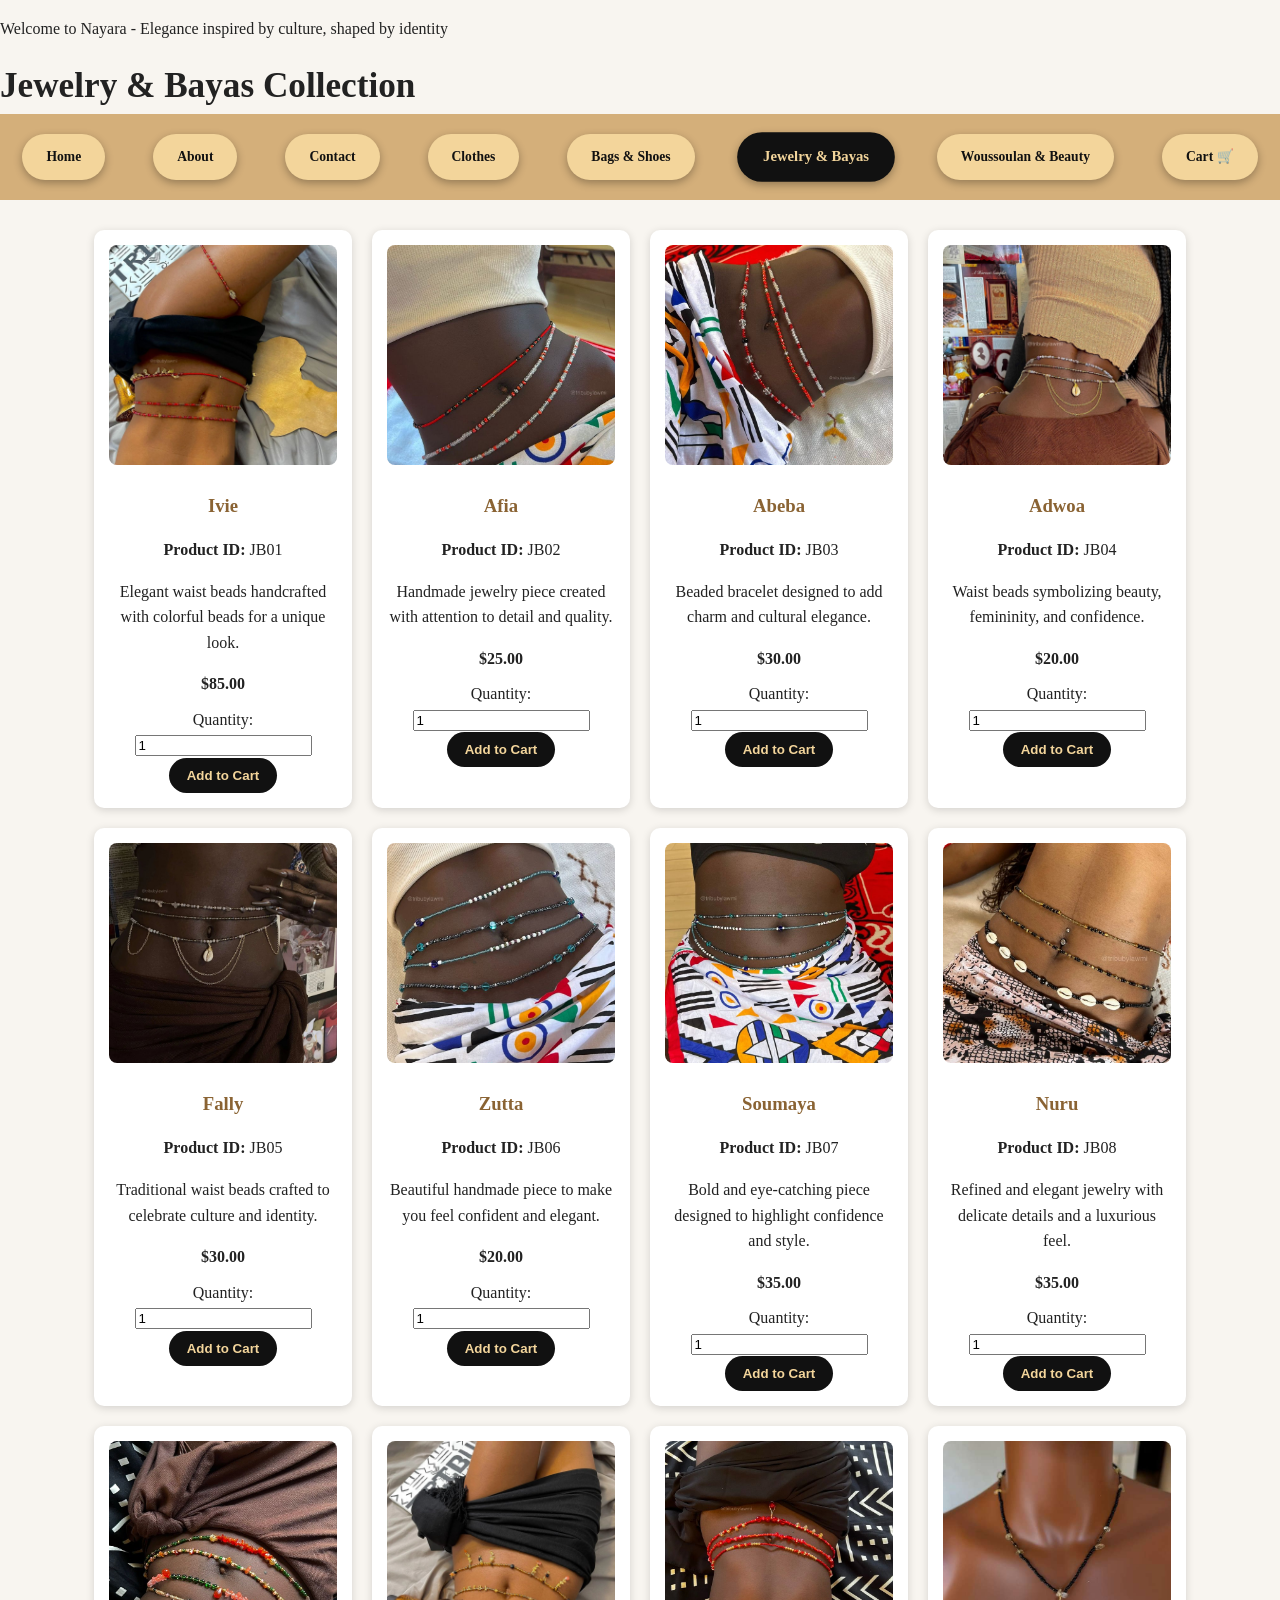
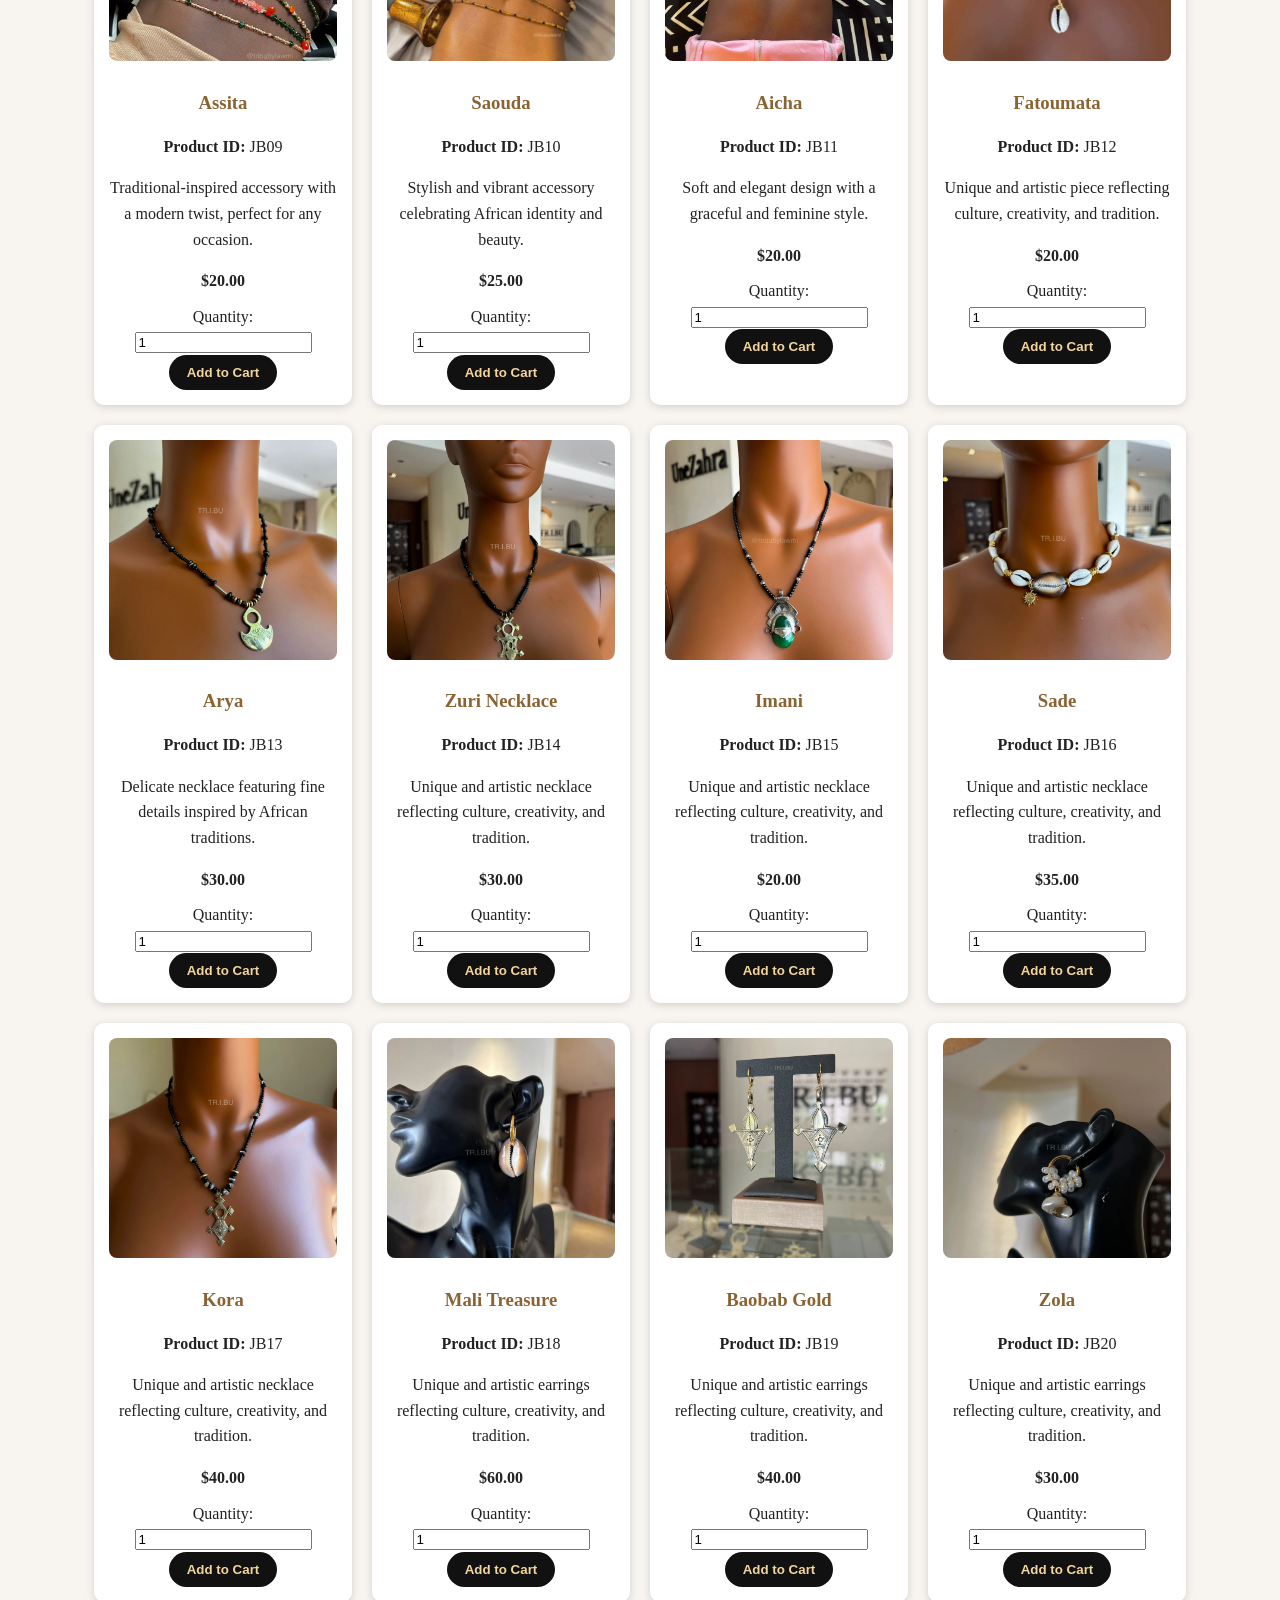
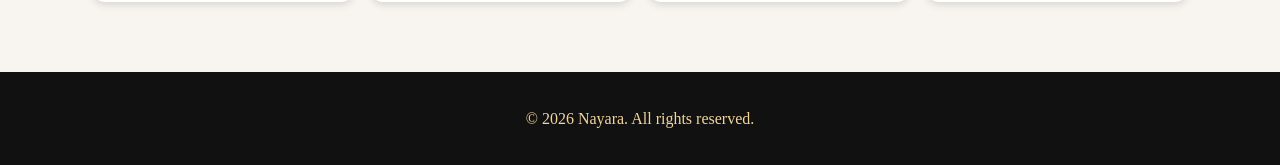
<file: products3.html>
<!DOCTYPE html>
<html lang="en">
<head>
    <meta charset="UTF-8">
    <meta name="author" content="Mariam Penda Diop">
    <meta name="description" content="page for Jewelry & Bayas for Nayara online store.">
    <meta name="viewport" content="width=device-width, initial-scale=1.0">

    <title>Nayara | Jewelry & Bayas Collection</title>
    <link rel="stylesheet" href="style.css">
</head>

<body>

<header>
    <div class="top-bar">
        <p>Welcome to Nayara - Elegance inspired by culture, shaped by identity</p>
    </div>

    <div class="page-title">
        <h1>Jewelry & Bayas Collection</h1>
    </div>

    <nav>
        <ul class="nav-links">
            <li><a href="index.html">Home</a></li>
            <li><a href="about.html">About</a></li>
            <li><a href="contact.html">Contact</a></li>
            <li><a href="products1.html">Clothes</a></li>
            <li><a href="products2.html">Bags & Shoes</a></li>
            <li><a href="products3.html" class="active">Jewelry & Bayas</a></li>
            <li><a href="products4.html">Woussoulan & Beauty</a></li>
            <li><a href="cart.html" class="nav-btn cart-btn">Cart 🛒</a></li>
        </ul>
    </nav>
</header>

<main>
<section class="products-container">

    <div class="product-card">
        <img src="jewelry&Bayas/bayas1.jpeg" alt="Traditional waist beads">
        <h3>Ivie</h3>
        <p><strong>Product ID:</strong> JB01</p>
        <p>Elegant waist beads handcrafted with colorful beads for a unique look.</p>
        <p class="price">$85.00</p>

        <label for="qty-ivie">Quantity:</label>
        <input type="number" id="qty-ivie" value="1" min="1">
        <br>
        <button type="button" onclick="addToCartWithQty('Ivie', 85, 'jewelry&Bayas/bayas1.jpeg', 'qty-ivie')">Add to Cart</button>
    </div>

    <div class="product-card">
        <img src="jewelry&Bayas/bayas2.jpeg" alt="Traditional waist beads">
        <h3>Afia</h3>
        <p><strong>Product ID:</strong> JB02</p>
        <p>Handmade jewelry piece created with attention to detail and quality.</p>
        <p class="price">$25.00</p>

        <label for="qty-afia">Quantity:</label>
        <input type="number" id="qty-afia" value="1" min="1">
        <br>
        <button type="button" onclick="addToCartWithQty('Afia', 25, 'jewelry&Bayas/bayas2.jpeg', 'qty-afia')">Add to Cart</button>
    </div>

    <div class="product-card">
        <img src="jewelry&Bayas/bayas3.jpeg" alt="Traditional waist beads">
        <h3>Abeba</h3>
        <p><strong>Product ID:</strong> JB03</p>
        <p>Beaded bracelet designed to add charm and cultural elegance.</p>
        <p class="price">$30.00</p>

        <label for="qty-abeba">Quantity:</label>
        <input type="number" id="qty-abeba" value="1" min="1">
        <br>
        <button type="button" onclick="addToCartWithQty('Abeba', 30, 'jewelry&Bayas/bayas3.jpeg', 'qty-abeba')">Add to Cart</button>
    </div>

    <div class="product-card">
        <img src="jewelry&Bayas/bayas4.jpeg" alt="Traditional waist beads">
        <h3>Adwoa</h3>
        <p><strong>Product ID:</strong> JB04</p>
        <p>Waist beads symbolizing beauty, femininity, and confidence.</p>
        <p class="price">$20.00</p>

        <label for="qty-adwoa">Quantity:</label>
        <input type="number" id="qty-adwoa" value="1" min="1">
        <br>
        <button type="button" onclick="addToCartWithQty('Adwoa', 20, 'jewelry&Bayas/bayas4.jpeg', 'qty-adwoa')">Add to Cart</button>
    </div>

    <div class="product-card">
        <img src="jewelry&Bayas/bayas5.jpeg" alt="Traditional waist beads">
        <h3>Fally</h3>
        <p><strong>Product ID:</strong> JB05</p>
        <p>Traditional waist beads crafted to celebrate culture and identity.</p>
        <p class="price">$30.00</p>

        <label for="qty-fally">Quantity:</label>
        <input type="number" id="qty-fally" value="1" min="1">
        <br>
        <button type="button" onclick="addToCartWithQty('Fally', 30, 'jewelry&Bayas/bayas5.jpeg', 'qty-fally')">Add to Cart</button>
    </div>

    <div class="product-card">
        <img src="jewelry&Bayas/bayas6.jpeg" alt="Traditional waist beads">
        <h3>Zutta</h3>
        <p><strong>Product ID:</strong> JB06</p>
        <p>Beautiful handmade piece to make you feel confident and elegant.</p>
        <p class="price">$20.00</p>

        <label for="qty-zutta">Quantity:</label>
        <input type="number" id="qty-zutta" value="1" min="1">
        <br>
        <button type="button" onclick="addToCartWithQty('Zutta', 20, 'jewelry&Bayas/bayas6.jpeg', 'qty-zutta')">Add to Cart</button>
    </div>

    <div class="product-card">
        <img src="jewelry&Bayas/bayas7.jpeg" alt="Traditional waist beads">
        <h3>Soumaya</h3>
        <p><strong>Product ID:</strong> JB07</p>
        <p>Bold and eye-catching piece designed to highlight confidence and style.</p>
        <p class="price">$35.00</p>

        <label for="qty-soumaya">Quantity:</label>
        <input type="number" id="qty-soumaya" value="1" min="1">
        <br>
        <button type="button" onclick="addToCartWithQty('Soumaya', 35, 'jewelry&Bayas/bayas7.jpeg', 'qty-soumaya')">Add to Cart</button>
    </div>

    <div class="product-card">
        <img src="jewelry&Bayas/bayas8.jpeg" alt="Traditional waist beads">
        <h3>Nuru</h3>
        <p><strong>Product ID:</strong> JB08</p>
        <p>Refined and elegant jewelry with delicate details and a luxurious feel.</p>
        <p class="price">$35.00</p>

        <label for="qty-nuru">Quantity:</label>
        <input type="number" id="qty-nuru" value="1" min="1">
        <br>
        <button type="button" onclick="addToCartWithQty('Nuru', 35, 'jewelry&Bayas/bayas8.jpeg', 'qty-nuru')">Add to Cart</button>
    </div>

    <div class="product-card">
        <img src="jewelry&Bayas/bayas9.jpg" alt="Traditional waist beads">
        <h3>Assita</h3>
        <p><strong>Product ID:</strong> JB09</p>
        <p>Traditional-inspired accessory with a modern twist, perfect for any occasion.</p>
        <p class="price">$20.00</p>

        <label for="qty-assita">Quantity:</label>
        <input type="number" id="qty-assita" value="1" min="1">
        <br>
        <button type="button" onclick="addToCartWithQty('Assita', 20, 'jewelry&Bayas/bayas9.jpg', 'qty-assita')">Add to Cart</button>
    </div>

    <div class="product-card">
        <img src="jewelry&Bayas/bayas10.jpeg" alt="Traditional waist beads">
        <h3>Saouda</h3>
        <p><strong>Product ID:</strong> JB10</p>
        <p>Stylish and vibrant accessory celebrating African identity and beauty.</p>
        <p class="price">$25.00</p>

        <label for="qty-saouda">Quantity:</label>
        <input type="number" id="qty-saouda" value="1" min="1">
        <br>
        <button type="button" onclick="addToCartWithQty('Saouda', 25, 'jewelry&Bayas/bayas10.jpeg', 'qty-saouda')">Add to Cart</button>
    </div>

    <div class="product-card">
        <img src="jewelry&Bayas/bayas11.jpeg" alt="Traditional waist beads">
        <h3>Aicha</h3>
        <p><strong>Product ID:</strong> JB11</p>
        <p>Soft and elegant design with a graceful and feminine style.</p>
        <p class="price">$20.00</p>

        <label for="qty-aicha">Quantity:</label>
        <input type="number" id="qty-aicha" value="1" min="1">
        <br>
        <button type="button" onclick="addToCartWithQty('Aicha', 20, 'jewelry&Bayas/bayas11.jpeg', 'qty-aicha')">Add to Cart</button>
    </div>

    <div class="product-card">
        <img src="jewelry&Bayas/colier1.jpeg" alt="Traditional necklace">
        <h3>Fatoumata</h3>
        <p><strong>Product ID:</strong> JB12</p>
        <p>Unique and artistic piece reflecting culture, creativity, and tradition.</p>
        <p class="price">$20.00</p>

        <label for="qty-fatoumata">Quantity:</label>
        <input type="number" id="qty-fatoumata" value="1" min="1">
        <br>
        <button type="button" onclick="addToCartWithQty('Fatoumata', 20, 'jewelry&Bayas/colier1.jpeg', 'qty-fatoumata')">Add to Cart</button>
    </div>

    <div class="product-card">
        <img src="jewelry&Bayas/colier2.jpeg" alt="Traditional necklace">
        <h3>Arya</h3>
        <p><strong>Product ID:</strong> JB13</p>
        <p>Delicate necklace featuring fine details inspired by African traditions.</p>
        <p class="price">$30.00</p>

        <label for="qty-arya">Quantity:</label>
        <input type="number" id="qty-arya" value="1" min="1">
        <br>
        <button type="button" onclick="addToCartWithQty('Arya', 30, 'jewelry&Bayas/colier2.jpeg', 'qty-arya')">Add to Cart</button>
    </div>

    <div class="product-card">
        <img src="jewelry&Bayas/colier3.jpeg" alt="Traditional necklace">
        <h3>Zuri Necklace</h3>
        <p><strong>Product ID:</strong> JB14</p>
        <p>Unique and artistic necklace reflecting culture, creativity, and tradition.</p>
        <p class="price">$30.00</p>

        <label for="qty-zuri-necklace">Quantity:</label>
        <input type="number" id="qty-zuri-necklace" value="1" min="1">
        <br>
        <button type="button" onclick="addToCartWithQty('Zuri Necklace', 30, 'jewelry&Bayas/colier3.jpeg', 'qty-zuri-necklace')">Add to Cart</button>
    </div>

    <div class="product-card">
        <img src="jewelry&Bayas/colier4.jpeg" alt="Traditional necklace">
        <h3>Imani</h3>
        <p><strong>Product ID:</strong> JB15</p>
        <p>Unique and artistic necklace reflecting culture, creativity, and tradition.</p>
        <p class="price">$20.00</p>

        <label for="qty-imani">Quantity:</label>
        <input type="number" id="qty-imani" value="1" min="1">
        <br>
        <button type="button" onclick="addToCartWithQty('Imani', 20, 'jewelry&Bayas/colier4.jpeg', 'qty-imani')">Add to Cart</button>
    </div>

    <div class="product-card">
        <img src="jewelry&Bayas/colier5.jpeg" alt="Traditional necklace">
        <h3>Sade</h3>
        <p><strong>Product ID:</strong> JB16</p>
        <p>Unique and artistic necklace reflecting culture, creativity, and tradition.</p>
        <p class="price">$35.00</p>

        <label for="qty-sade">Quantity:</label>
        <input type="number" id="qty-sade" value="1" min="1">
        <br>
        <button type="button" onclick="addToCartWithQty('Sade', 35, 'jewelry&Bayas/colier5.jpeg', 'qty-sade')">Add to Cart</button>
    </div>

    <div class="product-card">
        <img src="jewelry&Bayas/colier6.jpeg" alt="Traditional necklace">
        <h3>Kora</h3>
        <p><strong>Product ID:</strong> JB17</p>
        <p>Unique and artistic necklace reflecting culture, creativity, and tradition.</p>
        <p class="price">$40.00</p>

        <label for="qty-kora">Quantity:</label>
        <input type="number" id="qty-kora" value="1" min="1">
        <br>
        <button type="button" onclick="addToCartWithQty('Kora', 40, 'jewelry&Bayas/colier6.jpeg', 'qty-kora')">Add to Cart</button>
    </div>

    <div class="product-card">
        <img src="jewelry&Bayas/earing1.jpeg" alt="Traditional earring">
        <h3>Mali Treasure</h3>
        <p><strong>Product ID:</strong> JB18</p>
        <p>Unique and artistic earrings reflecting culture, creativity, and tradition.</p>
        <p class="price">$60.00</p>

        <label for="qty-mali-treasure">Quantity:</label>
        <input type="number" id="qty-mali-treasure" value="1" min="1">
        <br>
        <button type="button" onclick="addToCartWithQty('Mali Treasure', 60, 'jewelry&Bayas/earing1.jpeg', 'qty-mali-treasure')">Add to Cart</button>
    </div>

    <div class="product-card">
        <img src="jewelry&Bayas/earing2.jpeg" alt="Traditional earring">
        <h3>Baobab Gold</h3>
        <p><strong>Product ID:</strong> JB19</p>
        <p>Unique and artistic earrings reflecting culture, creativity, and tradition.</p>
        <p class="price">$40.00</p>

        <label for="qty-baobab-gold">Quantity:</label>
        <input type="number" id="qty-baobab-gold" value="1" min="1">
        <br>
        <button type="button" onclick="addToCartWithQty('Baobab Gold', 40, 'jewelry&Bayas/earing2.jpeg', 'qty-baobab-gold')">Add to Cart</button>
    </div>

    <div class="product-card">
        <img src="jewelry&Bayas/earing3.jpeg" alt="Traditional earring">
        <h3>Zola</h3>
        <p><strong>Product ID:</strong> JB20</p>
        <p>Unique and artistic earrings reflecting culture, creativity, and tradition.</p>
        <p class="price">$30.00</p>

        <label for="qty-zola">Quantity:</label>
        <input type="number" id="qty-zola" value="1" min="1">
        <br>
        <button type="button" onclick="addToCartWithQty('Zola', 30, 'jewelry&Bayas/earing3.jpeg', 'qty-zola')">Add to Cart</button>
    </div>

</section>
</main>

<footer>
    <p>&copy; 2026 Nayara. All rights reserved.</p>
</footer>

<script src="cart.js"></script>

</body>
</html>
</file>
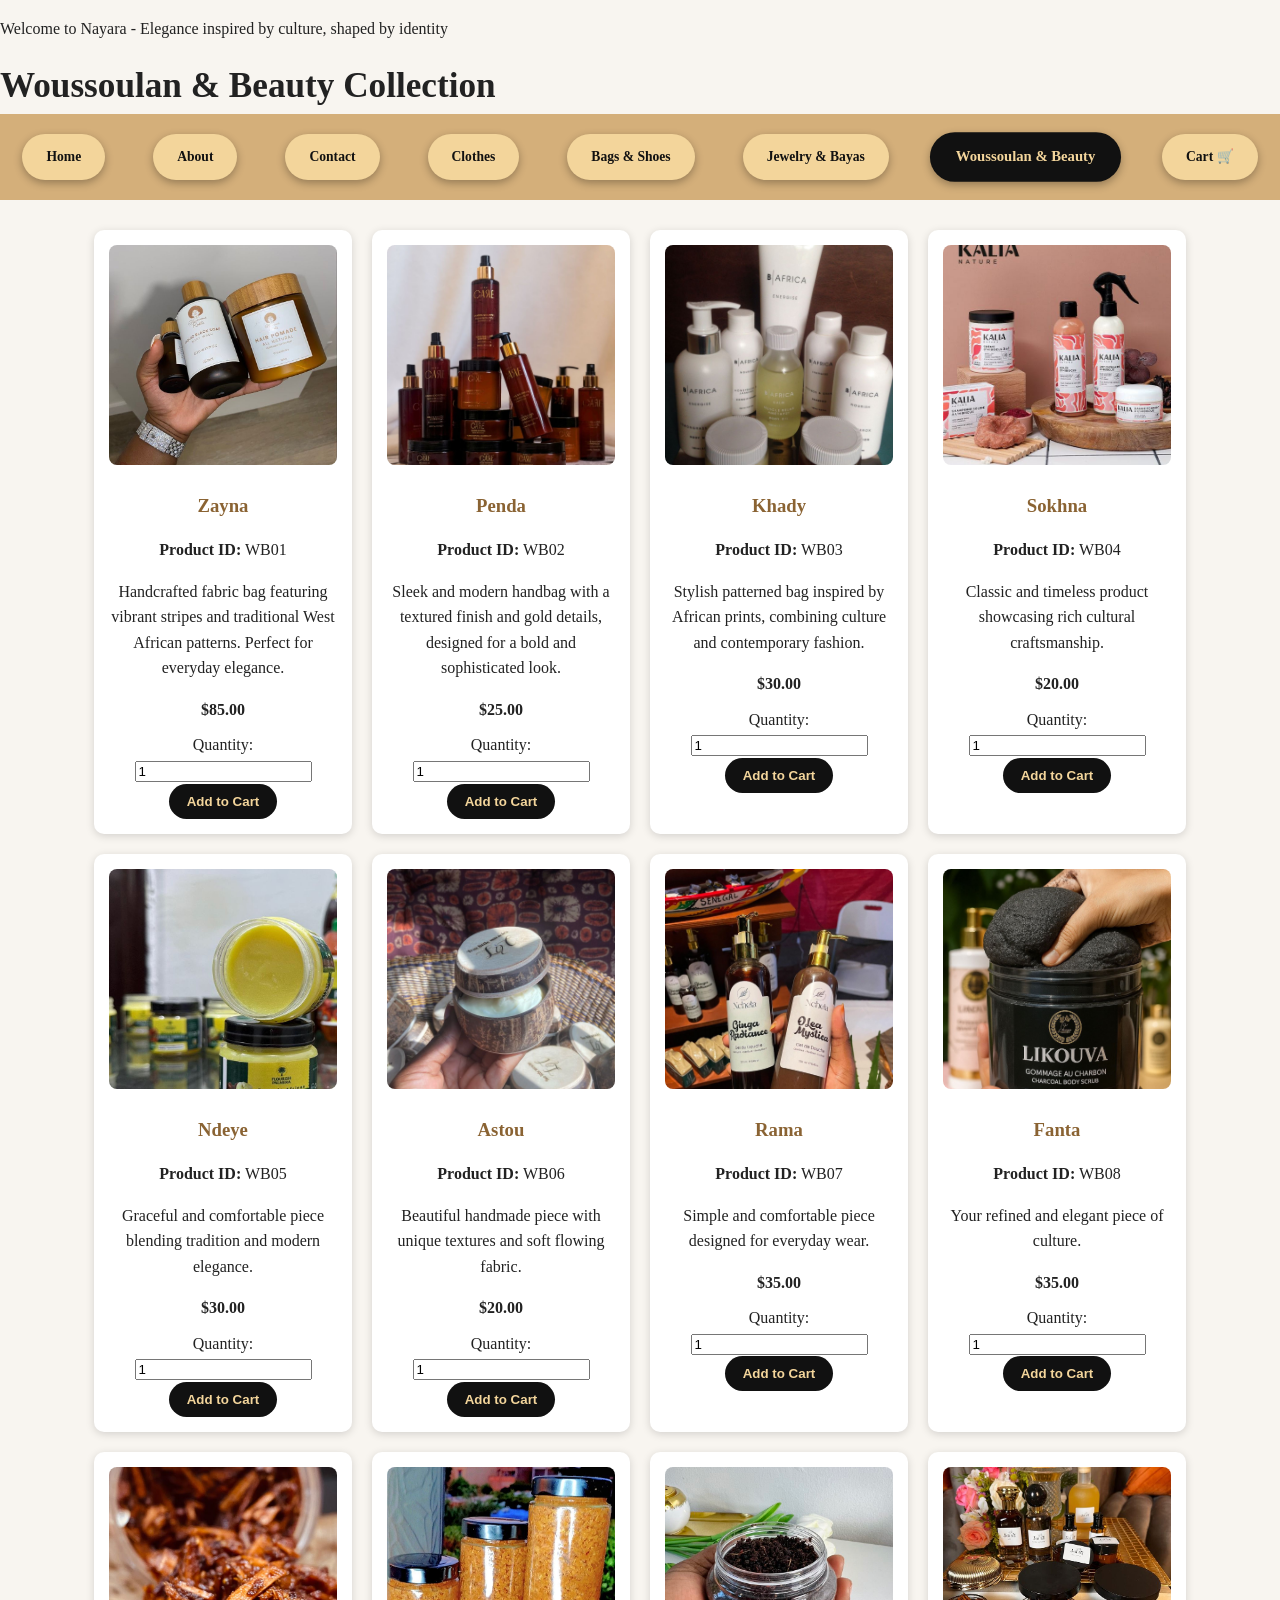
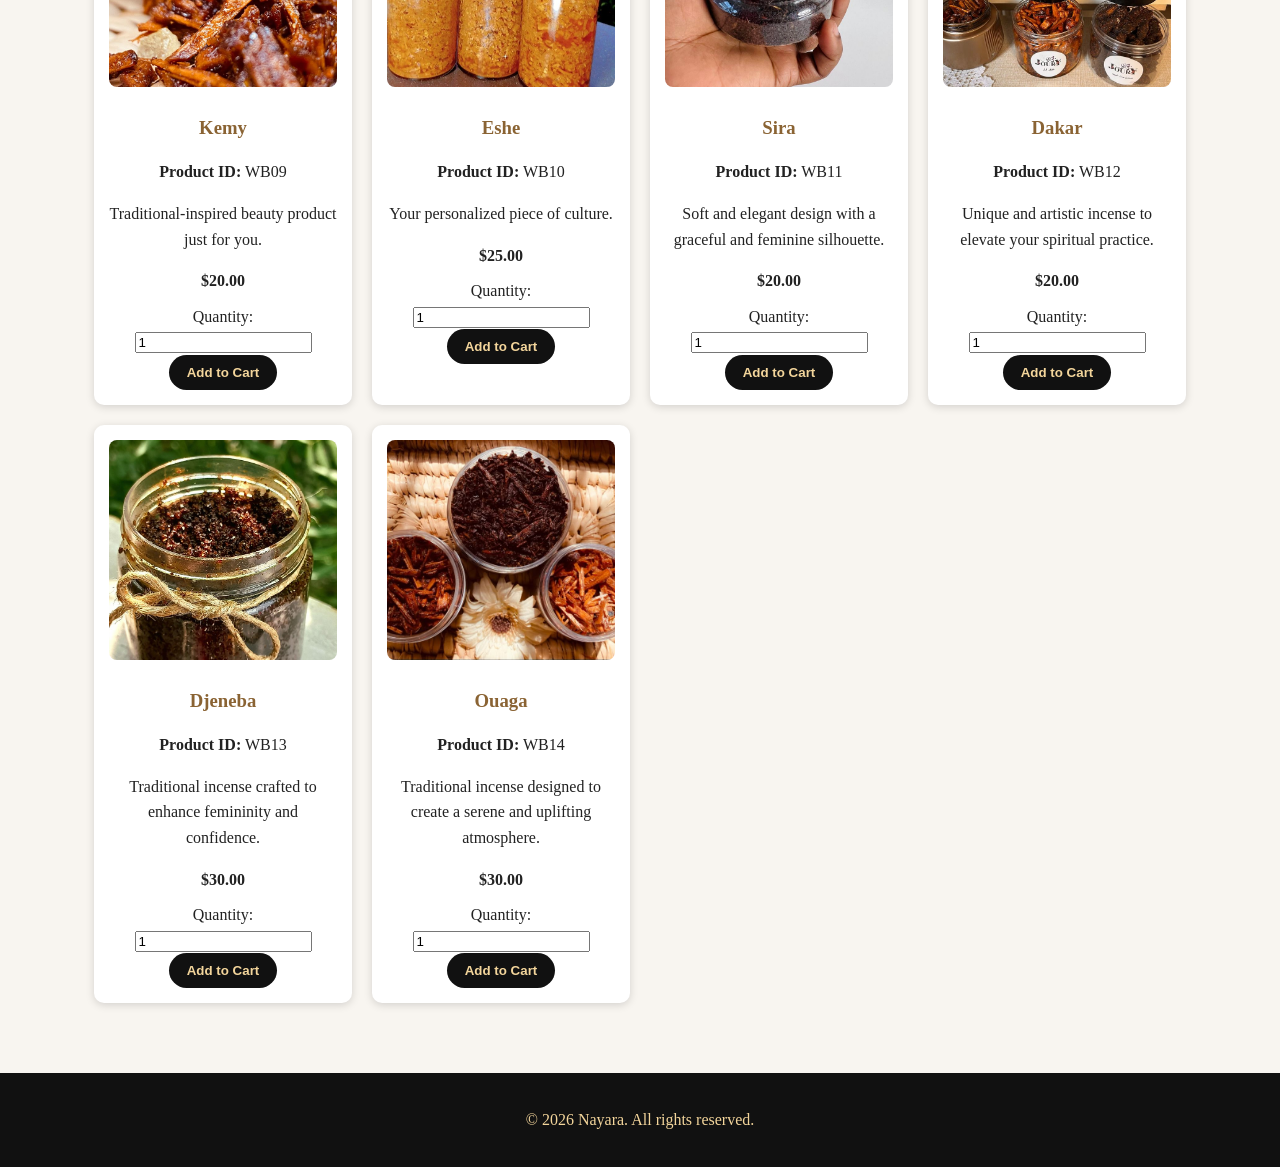
<file: products4.html>
<!DOCTYPE html>
<html lang="en">
<head>
    <meta charset="UTF-8">
    <meta name="author" content="Mariam Penda Diop">
    <meta name="description" content="page for Woussoulan & Beauty for Nayara online store.">
    <meta name="viewport" content="width=device-width, initial-scale=1.0">

    <title>Nayara | Woussoulan & Beauty Collection</title>
    <link rel="stylesheet" href="style.css">
</head>

<body>

<header>
    <div class="top-bar">
        <p>Welcome to Nayara - Elegance inspired by culture, shaped by identity</p>
    </div>

    <div class="page-title">
        <h1>Woussoulan & Beauty Collection</h1>
    </div>

    <nav>
        <ul class="nav-links">
            <li><a href="index.html">Home</a></li>
            <li><a href="about.html">About</a></li>
            <li><a href="contact.html">Contact</a></li>
            <li><a href="products1.html">Clothes</a></li>
            <li><a href="products2.html">Bags & Shoes</a></li>
            <li><a href="products3.html">Jewelry & Bayas</a></li>
            <li><a href="products4.html" class="active">Woussoulan & Beauty</a></li>
            <li><a href="cart.html" class="nav-btn cart-btn">Cart 🛒</a></li>
        </ul>
    </nav>
</header>

<main>
<section class="products-container">

    <div class="product-card">
        <img src="Woussoulan&BeautyProducts/BP1.jpeg" alt="Traditional incense">
        <h3>Zayna</h3>
        <p><strong>Product ID:</strong> WB01</p>
        <p>Handcrafted fabric bag featuring vibrant stripes and traditional West African patterns. Perfect for everyday elegance.</p>
        <p class="price">$85.00</p>

        <label for="qty-zayna">Quantity:</label>
        <input type="number" id="qty-zayna" value="1" min="1">
        <br>
        <button type="button" onclick="addToCartWithQty('Zayna', 85, 'Woussoulan&BeautyProducts/BP1.jpeg', 'qty-zayna')">Add to Cart</button>
    </div>

    <div class="product-card">
        <img src="Woussoulan&BeautyProducts/BP2.jpeg" alt="Traditional incense">
        <h3>Penda</h3>
        <p><strong>Product ID:</strong> WB02</p>
        <p>Sleek and modern handbag with a textured finish and gold details, designed for a bold and sophisticated look.</p>
        <p class="price">$25.00</p>

        <label for="qty-penda">Quantity:</label>
        <input type="number" id="qty-penda" value="1" min="1">
        <br>
        <button type="button" onclick="addToCartWithQty('Penda', 25, 'Woussoulan&BeautyProducts/BP2.jpeg', 'qty-penda')">Add to Cart</button>
    </div>

    <div class="product-card">
        <img src="Woussoulan&BeautyProducts/BP3.jpeg" alt="Traditional incense">
        <h3>Khady</h3>
        <p><strong>Product ID:</strong> WB03</p>
        <p>Stylish patterned bag inspired by African prints, combining culture and contemporary fashion.</p>
        <p class="price">$30.00</p>

        <label for="qty-khady">Quantity:</label>
        <input type="number" id="qty-khady" value="1" min="1">
        <br>
        <button type="button" onclick="addToCartWithQty('Khady', 30, 'Woussoulan&BeautyProducts/BP3.jpeg', 'qty-khady')">Add to Cart</button>
    </div>

    <div class="product-card">
        <img src="Woussoulan&BeautyProducts/BP4.jpeg" alt="Traditional incense">
        <h3>Sokhna</h3>
        <p><strong>Product ID:</strong> WB04</p>
        <p>Classic and timeless product showcasing rich cultural craftsmanship.</p>
        <p class="price">$20.00</p>

        <label for="qty-sokhna">Quantity:</label>
        <input type="number" id="qty-sokhna" value="1" min="1">
        <br>
        <button type="button" onclick="addToCartWithQty('Sokhna', 20, 'Woussoulan&BeautyProducts/BP4.jpeg', 'qty-sokhna')">Add to Cart</button>
    </div>

    <div class="product-card">
        <img src="Woussoulan&BeautyProducts/BP5.jpeg" alt="Traditional incense">
        <h3>Ndeye</h3>
        <p><strong>Product ID:</strong> WB05</p>
        <p>Graceful and comfortable piece blending tradition and modern elegance.</p>
        <p class="price">$30.00</p>

        <label for="qty-ndeye">Quantity:</label>
        <input type="number" id="qty-ndeye" value="1" min="1">
        <br>
        <button type="button" onclick="addToCartWithQty('Ndeye', 30, 'Woussoulan&BeautyProducts/BP5.jpeg', 'qty-ndeye')">Add to Cart</button>
    </div>

    <div class="product-card">
        <img src="Woussoulan&BeautyProducts/BP6.jpeg" alt="Traditional incense">
        <h3>Astou</h3>
        <p><strong>Product ID:</strong> WB06</p>
        <p>Beautiful handmade piece with unique textures and soft flowing fabric.</p>
        <p class="price">$20.00</p>

        <label for="qty-astou">Quantity:</label>
        <input type="number" id="qty-astou" value="1" min="1">
        <br>
        <button type="button" onclick="addToCartWithQty('Astou', 20, 'Woussoulan&BeautyProducts/BP6.jpeg', 'qty-astou')">Add to Cart</button>
    </div>

    <div class="product-card">
        <img src="Woussoulan&BeautyProducts/BP7.jpeg" alt="Traditional incense">
        <h3>Rama</h3>
        <p><strong>Product ID:</strong> WB07</p>
        <p>Simple and comfortable piece designed for everyday wear.</p>
        <p class="price">$35.00</p>

        <label for="qty-rama">Quantity:</label>
        <input type="number" id="qty-rama" value="1" min="1">
        <br>
        <button type="button" onclick="addToCartWithQty('Rama', 35, 'Woussoulan&BeautyProducts/BP7.jpeg', 'qty-rama')">Add to Cart</button>
    </div>

    <div class="product-card">
        <img src="Woussoulan&BeautyProducts/BP8.jpeg" alt="Traditional incense">
        <h3>Fanta</h3>
        <p><strong>Product ID:</strong> WB08</p>
        <p>Your refined and elegant piece of culture.</p>
        <p class="price">$35.00</p>

        <label for="qty-fanta">Quantity:</label>
        <input type="number" id="qty-fanta" value="1" min="1">
        <br>
        <button type="button" onclick="addToCartWithQty('Fanta', 35, 'Woussoulan&BeautyProducts/BP8.jpeg', 'qty-fanta')">Add to Cart</button>
    </div>

    <div class="product-card">
        <img src="Woussoulan&BeautyProducts/BP9.jpg" alt="Traditional incense">
        <h3>Kemy</h3>
        <p><strong>Product ID:</strong> WB09</p>
        <p>Traditional-inspired beauty product just for you.</p>
        <p class="price">$20.00</p>

        <label for="qty-kemy">Quantity:</label>
        <input type="number" id="qty-kemy" value="1" min="1">
        <br>
        <button type="button" onclick="addToCartWithQty('Kemy', 20, 'Woussoulan&BeautyProducts/BP9.jpg', 'qty-kemy')">Add to Cart</button>
    </div>

    <div class="product-card">
        <img src="Woussoulan&BeautyProducts/woussoulan1.jpg" alt="Traditional incense">
        <h3>Eshe</h3>
        <p><strong>Product ID:</strong> WB10</p>
        <p>Your personalized piece of culture.</p>
        <p class="price">$25.00</p>

        <label for="qty-eshe">Quantity:</label>
        <input type="number" id="qty-eshe" value="1" min="1">
        <br>
        <button type="button" onclick="addToCartWithQty('Eshe', 25, 'Woussoulan&BeautyProducts/woussoulan1.jpg', 'qty-eshe')">Add to Cart</button>
    </div>

    <div class="product-card">
        <img src="Woussoulan&BeautyProducts/woussoulan3.jpg" alt="Traditional incense">
        <h3>Sira</h3>
        <p><strong>Product ID:</strong> WB11</p>
        <p>Soft and elegant design with a graceful and feminine silhouette.</p>
        <p class="price">$20.00</p>

        <label for="qty-sira">Quantity:</label>
        <input type="number" id="qty-sira" value="1" min="1">
        <br>
        <button type="button" onclick="addToCartWithQty('Sira', 20, 'Woussoulan&BeautyProducts/woussoulan3.jpg', 'qty-sira')">Add to Cart</button>
    </div>

    <div class="product-card">
        <img src="Woussoulan&BeautyProducts/woussoulan4.jpg" alt="Traditional incense">
        <h3>Dakar</h3>
        <p><strong>Product ID:</strong> WB12</p>
        <p>Unique and artistic incense to elevate your spiritual practice.</p>
        <p class="price">$20.00</p>

        <label for="qty-dakar">Quantity:</label>
        <input type="number" id="qty-dakar" value="1" min="1">
        <br>
        <button type="button" onclick="addToCartWithQty('Dakar', 20, 'Woussoulan&BeautyProducts/woussoulan4.jpg', 'qty-dakar')">Add to Cart</button>
    </div>

    <div class="product-card">
        <img src="Woussoulan&BeautyProducts/woussoulan5.jpg" alt="Traditional incense">
        <h3>Djeneba</h3>
        <p><strong>Product ID:</strong> WB13</p>
        <p>Traditional incense crafted to enhance femininity and confidence.</p>
        <p class="price">$30.00</p>

        <label for="qty-djeneba">Quantity:</label>
        <input type="number" id="qty-djeneba" value="1" min="1">
        <br>
        <button type="button" onclick="addToCartWithQty('Djeneba', 30, 'Woussoulan&BeautyProducts/woussoulan5.jpg', 'qty-djeneba')">Add to Cart</button>
    </div>

    <div class="product-card">
        <img src="Woussoulan&BeautyProducts/woussoulan6.jpg" alt="Traditional incense">
        <h3>Ouaga</h3>
        <p><strong>Product ID:</strong> WB14</p>
        <p>Traditional incense designed to create a serene and uplifting atmosphere.</p>
        <p class="price">$30.00</p>

        <label for="qty-ouaga">Quantity:</label>
        <input type="number" id="qty-ouaga" value="1" min="1">
        <br>
        <button type="button" onclick="addToCartWithQty('Ouaga', 30, 'Woussoulan&BeautyProducts/woussoulan6.jpg', 'qty-ouaga')">Add to Cart</button>
    </div>

</section>
</main>

<footer>
    <p>&copy; 2026 Nayara. All rights reserved.</p>
</footer>

<script src="cart.js"></script>

</body>
</html>
</file>
<file: style.css>
/*Student ID: 24635752
Name: Mariam Diop
File Name: style.css for project 2
Description: styles for online store
*/

* {
    box-sizing: border-box;
}

body {
    font-family: Georgia, "Times New Roman" , serif;
    margin: 0;
    background-color: #f8f5f0;
    color: #222222;
    line-height: 1.6 ;
}

.logo {
    background-color: #000000;
    width: 100%;
    height: 350px;
    overflow: hidden;
}

.logo img {
    width: 100%;
    height: 100%;
    object-fit: cover;
}

.page-title h1 {
    margin: 0;
    font-size: 2.2rem;
}

nav {
    background-color: #d4af7a;
    padding: 12px 0;
}

.nav-links {
    list-style-type: none;
    margin: 0;
    padding: 0;
    text-align: center;
}

.nav-links li {
    display: inline-block;
    margin: 0 14px;
}

.nav-links a {
    text-decoration: none;
    color: #111111;
    font-weight: bold;
    font-size: 0.85rem;
    padding: 12px 24px;
    border-radius: 25px;
    background-color: #f3d59b;
    margin: 8px;
    display: inline-block;
    box-shadow: 0 3px 8px rgba(0, 0, 0, 0.3);
    transition: 0.3s;
}

.nav-links a:hover,
.nav-links a.active {
    background-color: #111111;
    color: #f3d59b;
    transform: scale(1.08);
}

.hero {
    background: linear-gradient(to right, #111111, #2b2b2b);
    color: #ffffff;
    text-align: center;
    padding: 60px 20px;
}

.hero-text {
    max-width: 850px;
    margin: 0 auto;
}

.hero p {
    font-size: 1.1rem;
    margin-bottom: 25px;
}

.button {
    display: inline-block;
    background-color: #d4af7a;
    color: #111111;
    text-decoration: none;
    padding: 12px 22px;
    border-radius: 6px;
    font-weight: bold;
    border: none;
    cursor: pointer;
}

.buttoN:hover {
    background-color: #c49b61;
}

.intro,
.featured-products,
.why-shop,
.call-to-action,
.page-content {
    width: 90%;
    max-width: 1100px;
    margin: 35px auto;
}

.intro h2,
.featured-products,
.why-shop,
.call-to-action,
.content-box h2 {
    color: #8a6333;
    margin-bottom: 15px;
}

.intro,
.call-to-action {
    background-color: #ffffff;
    padding: 30px;
    border-radius: 10px;
    box-shadow: 0 2px 8px rgba(0, 0, 0, 0.08);
}

.card-container {
    display: flex;
    flex-wrap: wrap;
    gap: 20px;
    justify-content: center;
}

.card,
.small-card,
.content-box {
    background-color: #ffffff;
    border-radius: 10px;
    padding: 25px;
    box-shadow: 0 2px 8px rgba(0, 0, 0, 0.08);
}

.card {
    width: 240px;
    min-height: 220px;
}

.small-card {
    width: 300px;
}

.card h3,
.small-card h3 {
    color: #8a6333;
    margin-top: 0;
}

.content-box {
    margin-bottom: 25px;
}

.about-list {
    padding-left: 20px;
}

.contact-form {
    margin-top: 20px;
}

.contact-form label {
    display: block;
    margin-top: 15px;
    margin-bottom: 6px;
    font-weight: bold;
}

.contact-form input[type="text"],
.contact-form input[type="email"],
.contact-form textarea {
    width: 100%;
    padding: 12px;
    border: 1px solid #cfcfcf;
    border-radius: 6px;
    font-size: 1rem;
    font-family: Arial, sans-serif;
}

.submit-button {
    margin-top: 18px;
}

footer {
    background-color: #111111;
    color: #f3d59b;
    text-align: center;
    padding: 18px;
    margin-top: 40px;
}

@media (max-width: 768px) {
    .nav-links li {
        display: block;
        margin: 10px 0;
    }

    .hero h1 {
        font-size: 1.8rem;
    }

    .card,
    .small-card {
        width: 100%;
    }

    .page-title h1 {
        font-size: 1.8rem;
    }
}
.products-container {
    display: grid;
    grid-template-columns: repeat(auto-fit, minmax(220px, 1fr));
    gap: 20px;
    padding: 30px;
    width: 90%;
    max-width: 1200px;
    margin: 0 auto;
}

.product-card {
    background-color: white;
    border-radius: 10px;
    padding: 15px;
    text-align: center;
    box-shadow: 0 2px 8px rgba(0, 0, 0, 0.15);
}

.product-card img {
    width: 100%;
    height: 220px;
    object-fit: cover;
    border-radius: 8px;
}

.product-card h3 {
    margin-bottom: 10px;
    color: #8a6333;
}

.price {
    font-weight: bold;
    margin: 10px 0;
}

.product-card select {
    padding: 8px;
    margin: 10px 0;
    border-radius: 5px;
}

.product-card button {
    background-color: #111111;
    color: #f3d59b;
    border: none;
    padding: 10px 18px;
    border-radius: 20px;
    cursor: pointer;
    font-weight: bold;
}

.product-card button:hover {
    background-color: #8a6333;
    color: white;
}

/* ================= CART PAGE ================= */

.cart-title {
    text-align: center;
    margin: 30px;
    color: white;
}

#cart-container {
    width: 80%;
    margin: 20px auto;
}

.cart-item {
    background-color: white;
    color: black;
    border-radius: 12px;
    padding: 15px;
    margin-bottom: 20px;
    display: flex;
    gap: 20px;
    align-items: center;
}

.cart-item img {
    width: 130px;
    height: 130px;
    object-fit: cover;
    border-radius: 10px;
}

.cart-info h3 {
    color: #9c5c1c;
    margin-bottom: 10px;
}

.cart-info button {
    background-color: black;
    color: #f4d38a;
    border: none;
    padding: 8px 13px;
    border-radius: 20px;
    margin-right: 6px;
    cursor: pointer;
    font-weight: bold;
}

.cart-info button:hover {
    background-color: #d8b477;
    color: black;
}

#cart-total {
    text-align: center;
    color: #f4d38a;
    margin: 25px;
}

.empty-cart {
    text-align: center;
    color: white;
    font-size: 20px;
}

.cart-links {
    text-align: center;
}

.cart-links a {
    color: #f4d38a;
    font-weight: bold;
}

.cart-actions {
    text-align: center;
    margin-top: 25px;
}

.cart-actions button {
    background-color: #111111;
    color: #f3d59b;
    border: none;
    padding: 12px 22px;
    border-radius: 25px;
    font-weight: bold;
    cursor: pointer;
    margin-right: 15px;
    font-size: 1rem;
    transition: 0.3s;
    box-shadow: 0 3px 8px rgba(0,0,0,0.3);
}

.cart-actions button:hover {
    background-color: #8a6333;
    color: white;
    transform: scale(1.05);
}

.cart-actions a {
    text-decoration: none;
    background-color: #d4af7a;
    color: #111111;
    padding: 12px 22px;
    border-radius: 25px;
    font-weight: bold;
    display: inline-block;
    transition: 0.3s;
    box-shadow: 0 3px 8px rgba(0,0,0,0.3);
}

.cart-actions a:hover {
    background-color: #111111;
    color: #f3d59b;
    transform: scale(1.05);
}
</file>
